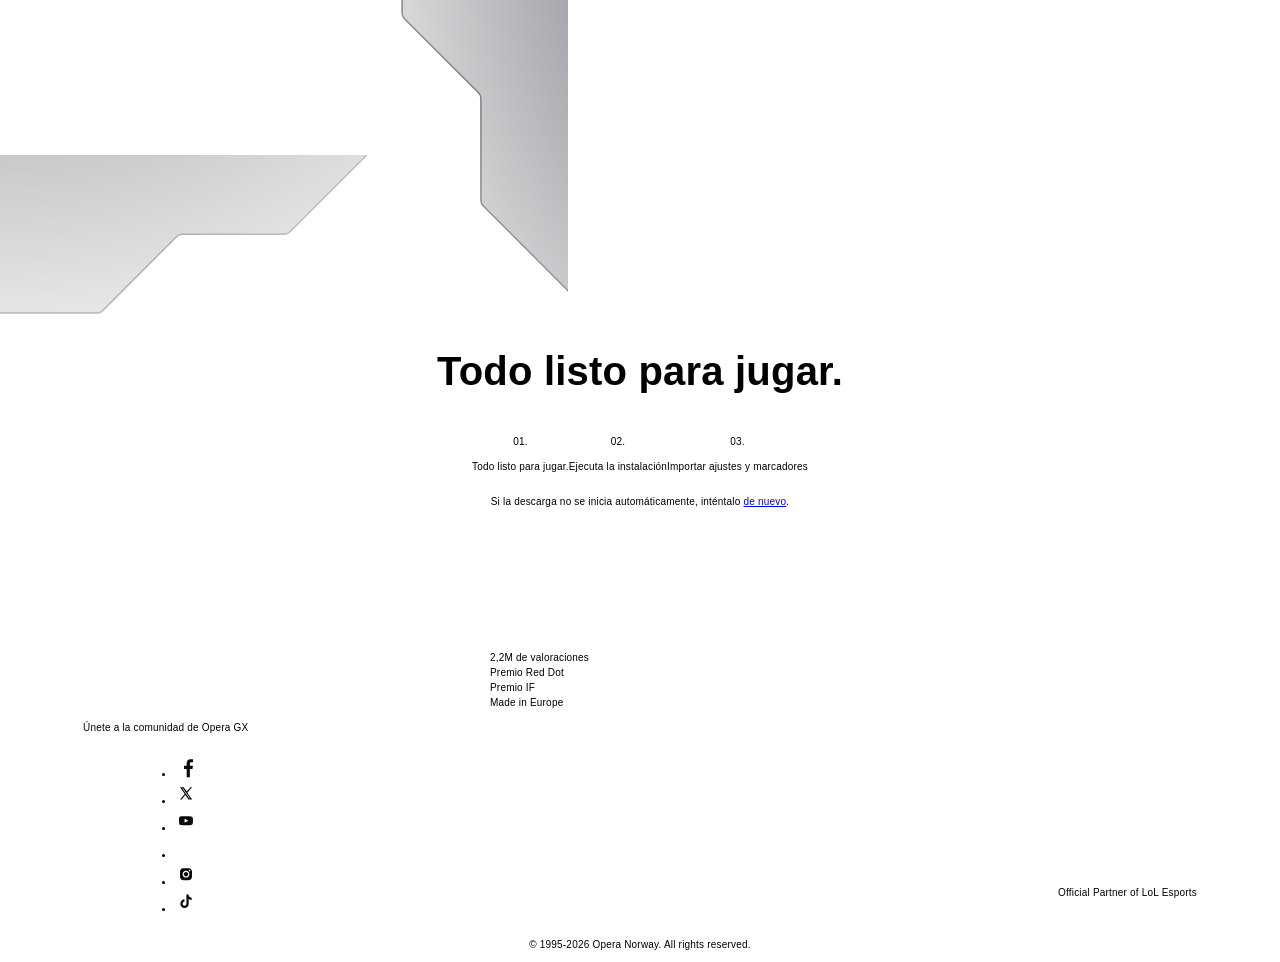
<file: download.html>
<!DOCTYPE html>
<html lang="es" class=" " data-source="code">

<!-- Mirrored from www.opera.com/es/computer/thanks?ni=eapgx&os=mac&utm_source=google&utm_medium=pa&utm_campaign=OGX_LATAM_Search_ES_T1_Brand_V2&utm_content=635457150633&utm_id=CjwKCAjwidXQBhAZEiwA4egw6OnqNMo4LcBJIU1DnDlhptZOepqHu53Mhl8x-nkuDKG5hum3haHXmxoC4-kQAvD_BwE by HTTrack Website Copier/3.x [XR&CO'2014], Tue, 26 May 2026 18:01:40 GMT -->
<!-- Added by HTTrack --><meta http-equiv="content-type" content="text/html;charset=utf-8" /><!-- /Added by HTTrack -->
<head>
    
        
        <link rel="dns-prefetch" href="http://www.googletagmanager.com/">
        <link rel="dns-prefetch" href="http://cdn-production-opera-website.operacdn.com/">
        <link rel="dns-prefetch" href="http://connect.facebook.net/">
        <link rel="dns-prefetch" href="http://www.clarity.ms/">
        <link rel="dns-prefetch" href="http://bat.bing.com/">

        <link rel="preconnect" href="http://www.googletagmanager.com/" crossorigin>
        <link rel="preconnect" href="http://cdn-production-opera-website.operacdn.com/" crossorigin>
        <link rel="preconnect" href="http://connect.facebook.net/" crossorigin>
        <link rel="preconnect" href="http://www.clarity.ms/" crossorigin>
        <link rel="preconnect" href="http://bat.bing.com/" crossorigin>

        
            
            <link rel="preload" href="https://cdn-production-opera-website.operacdn.com/staticfiles/b21a8376d942833de6fc.91f7ad7162e8.woff2" as="font" type="font/woff2" crossorigin>
            <link rel="preload" href="https://cdn-production-opera-website.operacdn.com/staticfiles/067e5dad13c9184c2ba1.c0d25ced7cb5.woff2" as="font" type="font/woff2" crossorigin>
        

        
            
            <link rel="preload" href="https://cdn-production-opera-website.operacdn.com/staticfiles/runtime-opera.a5fd4127d2d2.js" as="script">
            <link rel="preload" href="https://cdn-production-opera-website.operacdn.com/staticfiles/vendors-opera.882a6c8c9f86.js" as="script">
            <link rel="preload" href="https://cdn-production-opera-website.operacdn.com/staticfiles/main.bad60ac9ee27.js" as="script">
        

        
        
    
            

    


<!-- Google Tag Manager dataLayer init, Default consent states -->
<script>
    window.dataLayer = window.dataLayer || [];
    function gtag() { dataLayer.push(arguments); }
    gtag('consent', 'default', {
      'ad_storage': 'granted',
      'ad_user_data': 'granted',
      'ad_personalization': 'granted',
      'analytics_storage': 'granted'
    });
</script>
<!-- Default MS UET consent state -->
<script>
    window.uetq = window.uetq || [];
    window.uetq.push('consent', 'default', {
        'ad_storage': 'granted'
    });
</script>

<!-- Google Tag Manager -->
<script defer>
(function (w, d, s, l, i) {
    w[l] = w[l] || [];
    w[l].push({
        'gtm.start':
            new Date().getTime(), event: 'gtm.js'
    });
    var f = d.getElementsByTagName(s)[0],
        j = d.createElement(s), dl = l != 'dataLayer' ? '&l=' + l : '';
    j.async = true;
    j.src =
        'https://www.googletagmanager.com/gtm.js?id=' + i + dl;
    f.parentNode.insertBefore(j, f);
})(window, document, 'script', 'dataLayer', 'GTM-PRBZ42F');
</script>
<!-- End Google Tag Manager -->

        
        <!-- Google Tag Manager -->
<script>
(function(w,d,s,l,i){w[l]=w[l]||[];w[l].push({'gtm.start':
        new Date().getTime(),event:'gtm.js'});var f=d.getElementsByTagName(s)[0],
    j=d.createElement(s),dl=l!='dataLayer'?'&l='+l:'';j.async=true;j.src=
    'https://www.googletagmanager.com/gtm.js?id='+i+dl;f.parentNode.insertBefore(j,f);
})(window,document,'script','dataLayer','GTM-N7XDW7Z');
</script>
<!-- End Google Tag Manager -->


        
        
        
        

        <meta charset="UTF-8">
        <meta name="viewport"
              content="initial-scale=1, width=device-width">
        <title>Gracias por descargar Opera</title>
        <meta name="description" content="Opera is a secure, innovative browser used by millions around the world with a built-in ad blocker, free VPN, units converter, social messengers, battery saver and much more - all for your best browsing experience. Download Opera browser now and enjoy the Internet once again. Want to know more? Visit opera.com and discover yourself.">
        <meta name="theme-color" content="#FF1B2D">
        
    

<link rel="apple-touch-icon" href="https://cdn-production-opera-website.operacdn.com/staticfiles/assets/gx/images/welcomeGx/favicon/apple-touch-icon.16b2fb5b1ecc.png">
<link rel="apple-touch-icon" sizes="180x180" href="https://cdn-production-opera-website.operacdn.com/staticfiles/assets/gx/images/welcomeGx/favicon/apple-touch-icon-180x180.16b2fb5b1ecc.png">
<link rel="apple-touch-icon" sizes="167x167" href="https://cdn-production-opera-website.operacdn.com/staticfiles/assets/gx/images/welcomeGx/favicon/apple-touch-icon-167x167.296418d894ae.png">
<link rel="apple-touch-icon" sizes="152x152" href="https://cdn-production-opera-website.operacdn.com/staticfiles/assets/gx/images/welcomeGx/favicon/apple-touch-icon-152x152.851c5d5b447c.png">
<link rel="apple-touch-icon" sizes="120x120" href="https://cdn-production-opera-website.operacdn.com/staticfiles/assets/gx/images/welcomeGx/favicon/apple-touch-icon-120x120.1f3fa8f1a253.png">
<link rel="apple-touch-icon" sizes="76x76" href="https://cdn-production-opera-website.operacdn.com/staticfiles/assets/gx/images/welcomeGx/favicon/apple-touch-icon-76x76.44b68e7ea381.png">
<link rel="apple-touch-icon" sizes="57x57" href="https://cdn-production-opera-website.operacdn.com/staticfiles/assets/gx/images/welcomeGx/favicon/apple-touch-icon-57x57.b68526c4e00b.png">

<link rel="icon" type="image/png" sizes="32x32" href="https://cdn-production-opera-website.operacdn.com/staticfiles/assets/gx/images/welcomeGx/favicon/favicon-32x32.b6b0e1439198.png">
<link rel="icon" type="image/png" sizes="16x16" href="https://cdn-production-opera-website.operacdn.com/staticfiles/assets/gx/images/welcomeGx/favicon/favicon-16x16.7e0186031727.png">
<link rel="manifest" href="https://www.opera.com/webmanifest-gx">
<link rel="mask-icon" href="https://cdn-production-opera-website.operacdn.com/staticfiles/assets/gx/images/welcomeGx/favicon/safari-pinned-tab.190a988cfb47.svg" color="#ff0a21">
<link rel="shortcut icon" href="https://cdn-production-opera-website.operacdn.com/staticfiles/assets/gx/images/welcomeGx/favicon/favicon.6e8da31be579.ico">
<meta name="msapplication-TileColor" content="#da532c">
<meta name="msapplication-config" content="https://cdn-production-opera-website.operacdn.com/staticfiles/assets/gx/images/welcomeGx/favicon/browserconfig.531ea4a4ccb3.xml">
<meta name="theme-color" content="#ffffff">


        
        
    <meta name="robots" content="noindex, follow">

        
            <meta property="og:title" content="Navegador Opera">
            <meta property="og:image" content="https://cdn-production-opera-website.operacdn.com/staticfiles/assets/images/og/og-img--gx.f51d6d82bbd4.jpg
">
            <meta property="og:description" content="Opera is a secure, innovative browser used by millions around the world with a built-in ad blocker, free VPN, units converter, social messengers, battery saver and much more - all for your best browsing experience. Download Opera browser now and enjoy the Internet once again. Want to know more? Visit opera.com and discover yourself.">
            <meta property="og:type" content="website">
            <meta property="og:url" content="https://www.opera.com/es/computer/thanks">
            <meta name="twitter:card" content="summary_large_image" />
            <meta name="twitter:site" content="@opera">
            <meta name="twitter:title" content="Navegador Opera">
            <meta name="twitter:description" content="Opera is a secure, innovative browser used by millions around the world with a built-in ad blocker, free VPN, units converter, social messengers, battery saver and much more - all for your best browsing experience. Download Opera browser now and enjoy the Internet once again. Want to know more? Visit opera.com and discover yourself.">
            <meta name="twitter:image" content="https://cdn-production-opera-website.operacdn.com/staticfiles/assets/images/og/og-img--gx.f51d6d82bbd4.jpg
">
            <meta property="vk:image" content="https://cdn-production-opera-website.operacdn.com/staticfiles/assets/images/logo/opera-150.677391b2c420.png">
        
        
            
                




<style>.wrapper{box-sizing:border-box;margin:0 auto;max-width:136.7rem}.container-fluid{margin-left:auto;margin-right:auto;padding-left:2rem;padding-right:2rem}@media only screen and (min-width:1224px){.container-fluid{padding-left:9.3rem;padding-right:9.3rem}}.row{box-sizing:border-box;display:-webkit-box;display:-moz-box;display:-ms-flexbox;display:-webkit-flex;display:flex;margin-left:-1rem;margin-right:-1rem;-webkit-box-flex:0,1,auto;-moz-box-flex:0,1,auto;-webkit-flex:0,1,auto;-ms-flex:0,1,auto;flex:0,1,auto;-webkit-flex-direction:row;-moz-flex-direction:row;-ms-flex-direction:row;flex-direction:row;-webkit-flex-wrap:wrap;-moz-flex-wrap:wrap;-ms-flex-wrap:wrap;flex-wrap:wrap}.row.reverse{-webkit-flex-direction:row-reverse;-moz-flex-direction:row-reverse;-ms-flex-direction:row-reverse;flex-direction:row-reverse}.col.reverse{-webkit-flex-direction:column-reverse;-moz-flex-direction:column-reverse;-ms-flex-direction:column-reverse;flex-direction:column-reverse}.col-xs{-webkit-flex-basis:auto;-moz-flex-basis:auto;-ms-flex-basis:auto;flex-basis:auto}.col-xs,.col-xs-1{box-sizing:border-box;-webkit-flex-grow:0;-moz-flex-grow:0;-ms-flex-grow:0;flex-grow:0;-webkit-flex-shrink:0;-moz-flex-shrink:0;-ms-flex-shrink:0;flex-shrink:0;padding-left:1rem;padding-right:1rem}.col-xs-1{-webkit-flex-basis:8.3333333333%;-moz-flex-basis:8.3333333333%;-ms-flex-basis:8.3333333333%;flex-basis:8.3333333333%;max-width:8.3333333333%}.col-xs-2{-webkit-flex-basis:16.6666666667%;-moz-flex-basis:16.6666666667%;-ms-flex-basis:16.6666666667%;flex-basis:16.6666666667%;max-width:16.6666666667%}.col-xs-2,.col-xs-3{box-sizing:border-box;-webkit-flex-grow:0;-moz-flex-grow:0;-ms-flex-grow:0;flex-grow:0;-webkit-flex-shrink:0;-moz-flex-shrink:0;-ms-flex-shrink:0;flex-shrink:0;padding-left:1rem;padding-right:1rem}.col-xs-3{-webkit-flex-basis:25%;-moz-flex-basis:25%;-ms-flex-basis:25%;flex-basis:25%;max-width:25%}.col-xs-4{-webkit-flex-basis:33.3333333333%;-moz-flex-basis:33.3333333333%;-ms-flex-basis:33.3333333333%;flex-basis:33.3333333333%;max-width:33.3333333333%}.col-xs-4,.col-xs-5{box-sizing:border-box;-webkit-flex-grow:0;-moz-flex-grow:0;-ms-flex-grow:0;flex-grow:0;-webkit-flex-shrink:0;-moz-flex-shrink:0;-ms-flex-shrink:0;flex-shrink:0;padding-left:1rem;padding-right:1rem}.col-xs-5{-webkit-flex-basis:41.6666666667%;-moz-flex-basis:41.6666666667%;-ms-flex-basis:41.6666666667%;flex-basis:41.6666666667%;max-width:41.6666666667%}.col-xs-6{-webkit-flex-basis:50%;-moz-flex-basis:50%;-ms-flex-basis:50%;flex-basis:50%;max-width:50%}.col-xs-6,.col-xs-7{box-sizing:border-box;-webkit-flex-grow:0;-moz-flex-grow:0;-ms-flex-grow:0;flex-grow:0;-webkit-flex-shrink:0;-moz-flex-shrink:0;-ms-flex-shrink:0;flex-shrink:0;padding-left:1rem;padding-right:1rem}.col-xs-7{-webkit-flex-basis:58.3333333333%;-moz-flex-basis:58.3333333333%;-ms-flex-basis:58.3333333333%;flex-basis:58.3333333333%;max-width:58.3333333333%}.col-xs-8{-webkit-flex-basis:66.6666666667%;-moz-flex-basis:66.6666666667%;-ms-flex-basis:66.6666666667%;flex-basis:66.6666666667%;max-width:66.6666666667%}.col-xs-8,.col-xs-9{box-sizing:border-box;-webkit-flex-grow:0;-moz-flex-grow:0;-ms-flex-grow:0;flex-grow:0;-webkit-flex-shrink:0;-moz-flex-shrink:0;-ms-flex-shrink:0;flex-shrink:0;padding-left:1rem;padding-right:1rem}.col-xs-9{-webkit-flex-basis:75%;-moz-flex-basis:75%;-ms-flex-basis:75%;flex-basis:75%;max-width:75%}.col-xs-10{-webkit-flex-basis:83.3333333333%;-moz-flex-basis:83.3333333333%;-ms-flex-basis:83.3333333333%;flex-basis:83.3333333333%;max-width:83.3333333333%}.col-xs-10,.col-xs-11{box-sizing:border-box;-webkit-flex-grow:0;-moz-flex-grow:0;-ms-flex-grow:0;flex-grow:0;-webkit-flex-shrink:0;-moz-flex-shrink:0;-ms-flex-shrink:0;flex-shrink:0;padding-left:1rem;padding-right:1rem}.col-xs-11{-webkit-flex-basis:91.6666666667%;-moz-flex-basis:91.6666666667%;-ms-flex-basis:91.6666666667%;flex-basis:91.6666666667%;max-width:91.6666666667%}.col-xs-12{-webkit-flex-basis:100%;-moz-flex-basis:100%;-ms-flex-basis:100%;flex-basis:100%;max-width:100%}.col-xs-12,.col-xs-offset-0{box-sizing:border-box;-webkit-flex-grow:0;-moz-flex-grow:0;-ms-flex-grow:0;flex-grow:0;-webkit-flex-shrink:0;-moz-flex-shrink:0;-ms-flex-shrink:0;flex-shrink:0;padding-left:1rem;padding-right:1rem}.col-xs-offset-0{margin-left:0}.col-xs-offset-1{margin-left:8.3333333333%}.col-xs-offset-1,.col-xs-offset-2{box-sizing:border-box;-webkit-flex-grow:0;-moz-flex-grow:0;-ms-flex-grow:0;flex-grow:0;-webkit-flex-shrink:0;-moz-flex-shrink:0;-ms-flex-shrink:0;flex-shrink:0;padding-left:1rem;padding-right:1rem}.col-xs-offset-2{margin-left:16.6666666667%}.col-xs-offset-3{margin-left:25%}.col-xs-offset-3,.col-xs-offset-4{box-sizing:border-box;-webkit-flex-grow:0;-moz-flex-grow:0;-ms-flex-grow:0;flex-grow:0;-webkit-flex-shrink:0;-moz-flex-shrink:0;-ms-flex-shrink:0;flex-shrink:0;padding-left:1rem;padding-right:1rem}.col-xs-offset-4{margin-left:33.3333333333%}.col-xs-offset-5{margin-left:41.6666666667%}.col-xs-offset-5,.col-xs-offset-6{box-sizing:border-box;-webkit-flex-grow:0;-moz-flex-grow:0;-ms-flex-grow:0;flex-grow:0;-webkit-flex-shrink:0;-moz-flex-shrink:0;-ms-flex-shrink:0;flex-shrink:0;padding-left:1rem;padding-right:1rem}.col-xs-offset-6{margin-left:50%}.col-xs-offset-7{margin-left:58.3333333333%}.col-xs-offset-7,.col-xs-offset-8{box-sizing:border-box;-webkit-flex-grow:0;-moz-flex-grow:0;-ms-flex-grow:0;flex-grow:0;-webkit-flex-shrink:0;-moz-flex-shrink:0;-ms-flex-shrink:0;flex-shrink:0;padding-left:1rem;padding-right:1rem}.col-xs-offset-8{margin-left:66.6666666667%}.col-xs-offset-9{margin-left:75%}.col-xs-offset-9,.col-xs-offset-10{box-sizing:border-box;-webkit-flex-grow:0;-moz-flex-grow:0;-ms-flex-grow:0;flex-grow:0;-webkit-flex-shrink:0;-moz-flex-shrink:0;-ms-flex-shrink:0;flex-shrink:0;padding-left:1rem;padding-right:1rem}.col-xs-offset-10{margin-left:83.3333333333%}.col-xs-offset-11{margin-left:91.6666666667%}.col-xs-offset-11,.col-xs-offset-12{box-sizing:border-box;-webkit-flex-grow:0;-moz-flex-grow:0;-ms-flex-grow:0;flex-grow:0;-webkit-flex-shrink:0;-moz-flex-shrink:0;-ms-flex-shrink:0;flex-shrink:0;padding-left:1rem;padding-right:1rem}.col-xs-offset-12{margin-left:100%}.col-xs{-webkit-flex-basis:0;-moz-flex-basis:0;-ms-flex-basis:0;flex-basis:0;-webkit-flex-grow:1;-moz-flex-grow:1;-ms-flex-grow:1;flex-grow:1;max-width:100%}.start-xs{-webkit-justify-content:flex-start;-moz-justify-content:flex-start;-ms-justify-content:flex-start;justify-content:flex-start;text-align:left;-ms-flex-pack:flex-start}.center-xs{-webkit-justify-content:center;-moz-justify-content:center;-ms-justify-content:center;justify-content:center;text-align:center;-ms-flex-pack:center}.end-xs{-webkit-justify-content:flex-end;-moz-justify-content:flex-end;-ms-justify-content:flex-end;justify-content:flex-end;text-align:right;-ms-flex-pack:flex-end}.top-xs{-webkit-align-items:flex-start;-moz-align-items:flex-start;-ms-align-items:flex-start;align-items:flex-start}.middle-xs{-webkit-align-items:center;-moz-align-items:center;-ms-align-items:center;align-items:center}.bottom-xs{-webkit-align-items:flex-end;-moz-align-items:flex-end;-ms-align-items:flex-end;align-items:flex-end}.around-xs{-webkit-justify-content:space-around;-moz-justify-content:space-around;-ms-justify-content:space-around;justify-content:space-around;-ms-flex-pack:space-around}.between-xs{-webkit-justify-content:space-between;-moz-justify-content:space-between;-ms-justify-content:space-between;justify-content:space-between;-ms-flex-pack:space-between}.first-xs{order:-1}.last-xs{order:1}@media only screen and (min-width:320px){.container{width:32rem}.col-xs{-webkit-flex-basis:auto;-moz-flex-basis:auto;-ms-flex-basis:auto;flex-basis:auto}.col-xs,.col-xs-1{box-sizing:border-box;-webkit-flex-grow:0;-moz-flex-grow:0;-ms-flex-grow:0;flex-grow:0;-webkit-flex-shrink:0;-moz-flex-shrink:0;-ms-flex-shrink:0;flex-shrink:0;padding-left:1rem;padding-right:1rem}.col-xs-1{-webkit-flex-basis:8.3333333333%;-moz-flex-basis:8.3333333333%;-ms-flex-basis:8.3333333333%;flex-basis:8.3333333333%;max-width:8.3333333333%}.col-xs-2{-webkit-flex-basis:16.6666666667%;-moz-flex-basis:16.6666666667%;-ms-flex-basis:16.6666666667%;flex-basis:16.6666666667%;max-width:16.6666666667%}.col-xs-2,.col-xs-3{box-sizing:border-box;-webkit-flex-grow:0;-moz-flex-grow:0;-ms-flex-grow:0;flex-grow:0;-webkit-flex-shrink:0;-moz-flex-shrink:0;-ms-flex-shrink:0;flex-shrink:0;padding-left:1rem;padding-right:1rem}.col-xs-3{-webkit-flex-basis:25%;-moz-flex-basis:25%;-ms-flex-basis:25%;flex-basis:25%;max-width:25%}.col-xs-4{-webkit-flex-basis:33.3333333333%;-moz-flex-basis:33.3333333333%;-ms-flex-basis:33.3333333333%;flex-basis:33.3333333333%;max-width:33.3333333333%}.col-xs-4,.col-xs-5{box-sizing:border-box;-webkit-flex-grow:0;-moz-flex-grow:0;-ms-flex-grow:0;flex-grow:0;-webkit-flex-shrink:0;-moz-flex-shrink:0;-ms-flex-shrink:0;flex-shrink:0;padding-left:1rem;padding-right:1rem}.col-xs-5{-webkit-flex-basis:41.6666666667%;-moz-flex-basis:41.6666666667%;-ms-flex-basis:41.6666666667%;flex-basis:41.6666666667%;max-width:41.6666666667%}.col-xs-6{-webkit-flex-basis:50%;-moz-flex-basis:50%;-ms-flex-basis:50%;flex-basis:50%;max-width:50%}.col-xs-6,.col-xs-7{box-sizing:border-box;-webkit-flex-grow:0;-moz-flex-grow:0;-ms-flex-grow:0;flex-grow:0;-webkit-flex-shrink:0;-moz-flex-shrink:0;-ms-flex-shrink:0;flex-shrink:0;padding-left:1rem;padding-right:1rem}.col-xs-7{-webkit-flex-basis:58.3333333333%;-moz-flex-basis:58.3333333333%;-ms-flex-basis:58.3333333333%;flex-basis:58.3333333333%;max-width:58.3333333333%}.col-xs-8{-webkit-flex-basis:66.6666666667%;-moz-flex-basis:66.6666666667%;-ms-flex-basis:66.6666666667%;flex-basis:66.6666666667%;max-width:66.6666666667%}.col-xs-8,.col-xs-9{box-sizing:border-box;-webkit-flex-grow:0;-moz-flex-grow:0;-ms-flex-grow:0;flex-grow:0;-webkit-flex-shrink:0;-moz-flex-shrink:0;-ms-flex-shrink:0;flex-shrink:0;padding-left:1rem;padding-right:1rem}.col-xs-9{-webkit-flex-basis:75%;-moz-flex-basis:75%;-ms-flex-basis:75%;flex-basis:75%;max-width:75%}.col-xs-10{-webkit-flex-basis:83.3333333333%;-moz-flex-basis:83.3333333333%;-ms-flex-basis:83.3333333333%;flex-basis:83.3333333333%;max-width:83.3333333333%}.col-xs-10,.col-xs-11{box-sizing:border-box;-webkit-flex-grow:0;-moz-flex-grow:0;-ms-flex-grow:0;flex-grow:0;-webkit-flex-shrink:0;-moz-flex-shrink:0;-ms-flex-shrink:0;flex-shrink:0;padding-left:1rem;padding-right:1rem}.col-xs-11{-webkit-flex-basis:91.6666666667%;-moz-flex-basis:91.6666666667%;-ms-flex-basis:91.6666666667%;flex-basis:91.6666666667%;max-width:91.6666666667%}.col-xs-12{-webkit-flex-basis:100%;-moz-flex-basis:100%;-ms-flex-basis:100%;flex-basis:100%;max-width:100%}.col-xs-12,.col-xs-offset-0{box-sizing:border-box;-webkit-flex-grow:0;-moz-flex-grow:0;-ms-flex-grow:0;flex-grow:0;-webkit-flex-shrink:0;-moz-flex-shrink:0;-ms-flex-shrink:0;flex-shrink:0;padding-left:1rem;padding-right:1rem}.col-xs-offset-0{margin-left:0}.col-xs-offset-1{margin-left:8.3333333333%}.col-xs-offset-1,.col-xs-offset-2{box-sizing:border-box;-webkit-flex-grow:0;-moz-flex-grow:0;-ms-flex-grow:0;flex-grow:0;-webkit-flex-shrink:0;-moz-flex-shrink:0;-ms-flex-shrink:0;flex-shrink:0;padding-left:1rem;padding-right:1rem}.col-xs-offset-2{margin-left:16.6666666667%}.col-xs-offset-3{margin-left:25%}.col-xs-offset-3,.col-xs-offset-4{box-sizing:border-box;-webkit-flex-grow:0;-moz-flex-grow:0;-ms-flex-grow:0;flex-grow:0;-webkit-flex-shrink:0;-moz-flex-shrink:0;-ms-flex-shrink:0;flex-shrink:0;padding-left:1rem;padding-right:1rem}.col-xs-offset-4{margin-left:33.3333333333%}.col-xs-offset-5{margin-left:41.6666666667%}.col-xs-offset-5,.col-xs-offset-6{box-sizing:border-box;-webkit-flex-grow:0;-moz-flex-grow:0;-ms-flex-grow:0;flex-grow:0;-webkit-flex-shrink:0;-moz-flex-shrink:0;-ms-flex-shrink:0;flex-shrink:0;padding-left:1rem;padding-right:1rem}.col-xs-offset-6{margin-left:50%}.col-xs-offset-7{margin-left:58.3333333333%}.col-xs-offset-7,.col-xs-offset-8{box-sizing:border-box;-webkit-flex-grow:0;-moz-flex-grow:0;-ms-flex-grow:0;flex-grow:0;-webkit-flex-shrink:0;-moz-flex-shrink:0;-ms-flex-shrink:0;flex-shrink:0;padding-left:1rem;padding-right:1rem}.col-xs-offset-8{margin-left:66.6666666667%}.col-xs-offset-9{margin-left:75%}.col-xs-offset-9,.col-xs-offset-10{box-sizing:border-box;-webkit-flex-grow:0;-moz-flex-grow:0;-ms-flex-grow:0;flex-grow:0;-webkit-flex-shrink:0;-moz-flex-shrink:0;-ms-flex-shrink:0;flex-shrink:0;padding-left:1rem;padding-right:1rem}.col-xs-offset-10{margin-left:83.3333333333%}.col-xs-offset-11{margin-left:91.6666666667%}.col-xs-offset-11,.col-xs-offset-12{box-sizing:border-box;-webkit-flex-grow:0;-moz-flex-grow:0;-ms-flex-grow:0;flex-grow:0;-webkit-flex-shrink:0;-moz-flex-shrink:0;-ms-flex-shrink:0;flex-shrink:0;padding-left:1rem;padding-right:1rem}.col-xs-offset-12{margin-left:100%}.col-xs{-webkit-flex-basis:0;-moz-flex-basis:0;-ms-flex-basis:0;flex-basis:0;-webkit-flex-grow:1;-moz-flex-grow:1;-ms-flex-grow:1;flex-grow:1;max-width:100%}.start-xs{-webkit-justify-content:flex-start;-moz-justify-content:flex-start;-ms-justify-content:flex-start;justify-content:flex-start;text-align:left;-ms-flex-pack:flex-start}.center-xs{-webkit-justify-content:center;-moz-justify-content:center;-ms-justify-content:center;justify-content:center;text-align:center;-ms-flex-pack:center}.end-xs{-webkit-justify-content:flex-end;-moz-justify-content:flex-end;-ms-justify-content:flex-end;justify-content:flex-end;text-align:right;-ms-flex-pack:flex-end}.top-xs{-webkit-align-items:flex-start;-moz-align-items:flex-start;-ms-align-items:flex-start;align-items:flex-start}.middle-xs{-webkit-align-items:center;-moz-align-items:center;-ms-align-items:center;align-items:center}.bottom-xs{-webkit-align-items:flex-end;-moz-align-items:flex-end;-ms-align-items:flex-end;align-items:flex-end}.around-xs{-webkit-justify-content:space-around;-moz-justify-content:space-around;-ms-justify-content:space-around;justify-content:space-around;-ms-flex-pack:space-around}.between-xs{-webkit-justify-content:space-between;-moz-justify-content:space-between;-ms-justify-content:space-between;justify-content:space-between;-ms-flex-pack:space-between}.first-xs{order:-1}.last-xs{order:1}}@media only screen and (min-width:640px){.container{width:57rem}.col-sm{-webkit-flex-basis:auto;-moz-flex-basis:auto;-ms-flex-basis:auto;flex-basis:auto}.col-sm,.col-sm-1{box-sizing:border-box;-webkit-flex-grow:0;-moz-flex-grow:0;-ms-flex-grow:0;flex-grow:0;-webkit-flex-shrink:0;-moz-flex-shrink:0;-ms-flex-shrink:0;flex-shrink:0;padding-left:1rem;padding-right:1rem}.col-sm-1{-webkit-flex-basis:8.3333333333%;-moz-flex-basis:8.3333333333%;-ms-flex-basis:8.3333333333%;flex-basis:8.3333333333%;max-width:8.3333333333%}.col-sm-2{-webkit-flex-basis:16.6666666667%;-moz-flex-basis:16.6666666667%;-ms-flex-basis:16.6666666667%;flex-basis:16.6666666667%;max-width:16.6666666667%}.col-sm-2,.col-sm-3{box-sizing:border-box;-webkit-flex-grow:0;-moz-flex-grow:0;-ms-flex-grow:0;flex-grow:0;-webkit-flex-shrink:0;-moz-flex-shrink:0;-ms-flex-shrink:0;flex-shrink:0;padding-left:1rem;padding-right:1rem}.col-sm-3{-webkit-flex-basis:25%;-moz-flex-basis:25%;-ms-flex-basis:25%;flex-basis:25%;max-width:25%}.col-sm-4{-webkit-flex-basis:33.3333333333%;-moz-flex-basis:33.3333333333%;-ms-flex-basis:33.3333333333%;flex-basis:33.3333333333%;max-width:33.3333333333%}.col-sm-4,.col-sm-5{box-sizing:border-box;-webkit-flex-grow:0;-moz-flex-grow:0;-ms-flex-grow:0;flex-grow:0;-webkit-flex-shrink:0;-moz-flex-shrink:0;-ms-flex-shrink:0;flex-shrink:0;padding-left:1rem;padding-right:1rem}.col-sm-5{-webkit-flex-basis:41.6666666667%;-moz-flex-basis:41.6666666667%;-ms-flex-basis:41.6666666667%;flex-basis:41.6666666667%;max-width:41.6666666667%}.col-sm-6{-webkit-flex-basis:50%;-moz-flex-basis:50%;-ms-flex-basis:50%;flex-basis:50%;max-width:50%}.col-sm-6,.col-sm-7{box-sizing:border-box;-webkit-flex-grow:0;-moz-flex-grow:0;-ms-flex-grow:0;flex-grow:0;-webkit-flex-shrink:0;-moz-flex-shrink:0;-ms-flex-shrink:0;flex-shrink:0;padding-left:1rem;padding-right:1rem}.col-sm-7{-webkit-flex-basis:58.3333333333%;-moz-flex-basis:58.3333333333%;-ms-flex-basis:58.3333333333%;flex-basis:58.3333333333%;max-width:58.3333333333%}.col-sm-8{-webkit-flex-basis:66.6666666667%;-moz-flex-basis:66.6666666667%;-ms-flex-basis:66.6666666667%;flex-basis:66.6666666667%;max-width:66.6666666667%}.col-sm-8,.col-sm-9{box-sizing:border-box;-webkit-flex-grow:0;-moz-flex-grow:0;-ms-flex-grow:0;flex-grow:0;-webkit-flex-shrink:0;-moz-flex-shrink:0;-ms-flex-shrink:0;flex-shrink:0;padding-left:1rem;padding-right:1rem}.col-sm-9{-webkit-flex-basis:75%;-moz-flex-basis:75%;-ms-flex-basis:75%;flex-basis:75%;max-width:75%}.col-sm-10{-webkit-flex-basis:83.3333333333%;-moz-flex-basis:83.3333333333%;-ms-flex-basis:83.3333333333%;flex-basis:83.3333333333%;max-width:83.3333333333%}.col-sm-10,.col-sm-11{box-sizing:border-box;-webkit-flex-grow:0;-moz-flex-grow:0;-ms-flex-grow:0;flex-grow:0;-webkit-flex-shrink:0;-moz-flex-shrink:0;-ms-flex-shrink:0;flex-shrink:0;padding-left:1rem;padding-right:1rem}.col-sm-11{-webkit-flex-basis:91.6666666667%;-moz-flex-basis:91.6666666667%;-ms-flex-basis:91.6666666667%;flex-basis:91.6666666667%;max-width:91.6666666667%}.col-sm-12{-webkit-flex-basis:100%;-moz-flex-basis:100%;-ms-flex-basis:100%;flex-basis:100%;max-width:100%}.col-sm-12,.col-sm-offset-0{box-sizing:border-box;-webkit-flex-grow:0;-moz-flex-grow:0;-ms-flex-grow:0;flex-grow:0;-webkit-flex-shrink:0;-moz-flex-shrink:0;-ms-flex-shrink:0;flex-shrink:0;padding-left:1rem;padding-right:1rem}.col-sm-offset-0{margin-left:0}.col-sm-offset-1{margin-left:8.3333333333%}.col-sm-offset-1,.col-sm-offset-2{box-sizing:border-box;-webkit-flex-grow:0;-moz-flex-grow:0;-ms-flex-grow:0;flex-grow:0;-webkit-flex-shrink:0;-moz-flex-shrink:0;-ms-flex-shrink:0;flex-shrink:0;padding-left:1rem;padding-right:1rem}.col-sm-offset-2{margin-left:16.6666666667%}.col-sm-offset-3{margin-left:25%}.col-sm-offset-3,.col-sm-offset-4{box-sizing:border-box;-webkit-flex-grow:0;-moz-flex-grow:0;-ms-flex-grow:0;flex-grow:0;-webkit-flex-shrink:0;-moz-flex-shrink:0;-ms-flex-shrink:0;flex-shrink:0;padding-left:1rem;padding-right:1rem}.col-sm-offset-4{margin-left:33.3333333333%}.col-sm-offset-5{margin-left:41.6666666667%}.col-sm-offset-5,.col-sm-offset-6{box-sizing:border-box;-webkit-flex-grow:0;-moz-flex-grow:0;-ms-flex-grow:0;flex-grow:0;-webkit-flex-shrink:0;-moz-flex-shrink:0;-ms-flex-shrink:0;flex-shrink:0;padding-left:1rem;padding-right:1rem}.col-sm-offset-6{margin-left:50%}.col-sm-offset-7{margin-left:58.3333333333%}.col-sm-offset-7,.col-sm-offset-8{box-sizing:border-box;-webkit-flex-grow:0;-moz-flex-grow:0;-ms-flex-grow:0;flex-grow:0;-webkit-flex-shrink:0;-moz-flex-shrink:0;-ms-flex-shrink:0;flex-shrink:0;padding-left:1rem;padding-right:1rem}.col-sm-offset-8{margin-left:66.6666666667%}.col-sm-offset-9{margin-left:75%}.col-sm-offset-9,.col-sm-offset-10{box-sizing:border-box;-webkit-flex-grow:0;-moz-flex-grow:0;-ms-flex-grow:0;flex-grow:0;-webkit-flex-shrink:0;-moz-flex-shrink:0;-ms-flex-shrink:0;flex-shrink:0;padding-left:1rem;padding-right:1rem}.col-sm-offset-10{margin-left:83.3333333333%}.col-sm-offset-11{margin-left:91.6666666667%}.col-sm-offset-11,.col-sm-offset-12{box-sizing:border-box;-webkit-flex-grow:0;-moz-flex-grow:0;-ms-flex-grow:0;flex-grow:0;-webkit-flex-shrink:0;-moz-flex-shrink:0;-ms-flex-shrink:0;flex-shrink:0;padding-left:1rem;padding-right:1rem}.col-sm-offset-12{margin-left:100%}.col-sm{-webkit-flex-basis:0;-moz-flex-basis:0;-ms-flex-basis:0;flex-basis:0;-webkit-flex-grow:1;-moz-flex-grow:1;-ms-flex-grow:1;flex-grow:1;max-width:100%}.start-sm{-webkit-justify-content:flex-start;-moz-justify-content:flex-start;-ms-justify-content:flex-start;justify-content:flex-start;text-align:left;-ms-flex-pack:flex-start}.center-sm{-webkit-justify-content:center;-moz-justify-content:center;-ms-justify-content:center;justify-content:center;text-align:center;-ms-flex-pack:center}.end-sm{-webkit-justify-content:flex-end;-moz-justify-content:flex-end;-ms-justify-content:flex-end;justify-content:flex-end;text-align:right;-ms-flex-pack:flex-end}.top-sm{-webkit-align-items:flex-start;-moz-align-items:flex-start;-ms-align-items:flex-start;align-items:flex-start}.middle-sm{-webkit-align-items:center;-moz-align-items:center;-ms-align-items:center;align-items:center}.bottom-sm{-webkit-align-items:flex-end;-moz-align-items:flex-end;-ms-align-items:flex-end;align-items:flex-end}.around-sm{-webkit-justify-content:space-around;-moz-justify-content:space-around;-ms-justify-content:space-around;justify-content:space-around;-ms-flex-pack:space-around}.between-sm{-webkit-justify-content:space-between;-moz-justify-content:space-between;-ms-justify-content:space-between;justify-content:space-between;-ms-flex-pack:space-between}.first-sm{order:-1}.last-sm{order:1}}@media only screen and (min-width:768px){.container{width:64rem}.col-md{-webkit-flex-basis:auto;-moz-flex-basis:auto;-ms-flex-basis:auto;flex-basis:auto}.col-md,.col-md-1{box-sizing:border-box;-webkit-flex-grow:0;-moz-flex-grow:0;-ms-flex-grow:0;flex-grow:0;-webkit-flex-shrink:0;-moz-flex-shrink:0;-ms-flex-shrink:0;flex-shrink:0;padding-left:1rem;padding-right:1rem}.col-md-1{-webkit-flex-basis:8.3333333333%;-moz-flex-basis:8.3333333333%;-ms-flex-basis:8.3333333333%;flex-basis:8.3333333333%;max-width:8.3333333333%}.col-md-2{-webkit-flex-basis:16.6666666667%;-moz-flex-basis:16.6666666667%;-ms-flex-basis:16.6666666667%;flex-basis:16.6666666667%;max-width:16.6666666667%}.col-md-2,.col-md-3{box-sizing:border-box;-webkit-flex-grow:0;-moz-flex-grow:0;-ms-flex-grow:0;flex-grow:0;-webkit-flex-shrink:0;-moz-flex-shrink:0;-ms-flex-shrink:0;flex-shrink:0;padding-left:1rem;padding-right:1rem}.col-md-3{-webkit-flex-basis:25%;-moz-flex-basis:25%;-ms-flex-basis:25%;flex-basis:25%;max-width:25%}.col-md-4{-webkit-flex-basis:33.3333333333%;-moz-flex-basis:33.3333333333%;-ms-flex-basis:33.3333333333%;flex-basis:33.3333333333%;max-width:33.3333333333%}.col-md-4,.col-md-5{box-sizing:border-box;-webkit-flex-grow:0;-moz-flex-grow:0;-ms-flex-grow:0;flex-grow:0;-webkit-flex-shrink:0;-moz-flex-shrink:0;-ms-flex-shrink:0;flex-shrink:0;padding-left:1rem;padding-right:1rem}.col-md-5{-webkit-flex-basis:41.6666666667%;-moz-flex-basis:41.6666666667%;-ms-flex-basis:41.6666666667%;flex-basis:41.6666666667%;max-width:41.6666666667%}.col-md-6{-webkit-flex-basis:50%;-moz-flex-basis:50%;-ms-flex-basis:50%;flex-basis:50%;max-width:50%}.col-md-6,.col-md-7{box-sizing:border-box;-webkit-flex-grow:0;-moz-flex-grow:0;-ms-flex-grow:0;flex-grow:0;-webkit-flex-shrink:0;-moz-flex-shrink:0;-ms-flex-shrink:0;flex-shrink:0;padding-left:1rem;padding-right:1rem}.col-md-7{-webkit-flex-basis:58.3333333333%;-moz-flex-basis:58.3333333333%;-ms-flex-basis:58.3333333333%;flex-basis:58.3333333333%;max-width:58.3333333333%}.col-md-8{-webkit-flex-basis:66.6666666667%;-moz-flex-basis:66.6666666667%;-ms-flex-basis:66.6666666667%;flex-basis:66.6666666667%;max-width:66.6666666667%}.col-md-8,.col-md-9{box-sizing:border-box;-webkit-flex-grow:0;-moz-flex-grow:0;-ms-flex-grow:0;flex-grow:0;-webkit-flex-shrink:0;-moz-flex-shrink:0;-ms-flex-shrink:0;flex-shrink:0;padding-left:1rem;padding-right:1rem}.col-md-9{-webkit-flex-basis:75%;-moz-flex-basis:75%;-ms-flex-basis:75%;flex-basis:75%;max-width:75%}.col-md-10{-webkit-flex-basis:83.3333333333%;-moz-flex-basis:83.3333333333%;-ms-flex-basis:83.3333333333%;flex-basis:83.3333333333%;max-width:83.3333333333%}.col-md-10,.col-md-11{box-sizing:border-box;-webkit-flex-grow:0;-moz-flex-grow:0;-ms-flex-grow:0;flex-grow:0;-webkit-flex-shrink:0;-moz-flex-shrink:0;-ms-flex-shrink:0;flex-shrink:0;padding-left:1rem;padding-right:1rem}.col-md-11{-webkit-flex-basis:91.6666666667%;-moz-flex-basis:91.6666666667%;-ms-flex-basis:91.6666666667%;flex-basis:91.6666666667%;max-width:91.6666666667%}.col-md-12{-webkit-flex-basis:100%;-moz-flex-basis:100%;-ms-flex-basis:100%;flex-basis:100%;max-width:100%}.col-md-12,.col-md-offset-0{box-sizing:border-box;-webkit-flex-grow:0;-moz-flex-grow:0;-ms-flex-grow:0;flex-grow:0;-webkit-flex-shrink:0;-moz-flex-shrink:0;-ms-flex-shrink:0;flex-shrink:0;padding-left:1rem;padding-right:1rem}.col-md-offset-0{margin-left:0}.col-md-offset-1{margin-left:8.3333333333%}.col-md-offset-1,.col-md-offset-2{box-sizing:border-box;-webkit-flex-grow:0;-moz-flex-grow:0;-ms-flex-grow:0;flex-grow:0;-webkit-flex-shrink:0;-moz-flex-shrink:0;-ms-flex-shrink:0;flex-shrink:0;padding-left:1rem;padding-right:1rem}.col-md-offset-2{margin-left:16.6666666667%}.col-md-offset-3{margin-left:25%}.col-md-offset-3,.col-md-offset-4{box-sizing:border-box;-webkit-flex-grow:0;-moz-flex-grow:0;-ms-flex-grow:0;flex-grow:0;-webkit-flex-shrink:0;-moz-flex-shrink:0;-ms-flex-shrink:0;flex-shrink:0;padding-left:1rem;padding-right:1rem}.col-md-offset-4{margin-left:33.3333333333%}.col-md-offset-5{margin-left:41.6666666667%}.col-md-offset-5,.col-md-offset-6{box-sizing:border-box;-webkit-flex-grow:0;-moz-flex-grow:0;-ms-flex-grow:0;flex-grow:0;-webkit-flex-shrink:0;-moz-flex-shrink:0;-ms-flex-shrink:0;flex-shrink:0;padding-left:1rem;padding-right:1rem}.col-md-offset-6{margin-left:50%}.col-md-offset-7{margin-left:58.3333333333%}.col-md-offset-7,.col-md-offset-8{box-sizing:border-box;-webkit-flex-grow:0;-moz-flex-grow:0;-ms-flex-grow:0;flex-grow:0;-webkit-flex-shrink:0;-moz-flex-shrink:0;-ms-flex-shrink:0;flex-shrink:0;padding-left:1rem;padding-right:1rem}.col-md-offset-8{margin-left:66.6666666667%}.col-md-offset-9{margin-left:75%}.col-md-offset-9,.col-md-offset-10{box-sizing:border-box;-webkit-flex-grow:0;-moz-flex-grow:0;-ms-flex-grow:0;flex-grow:0;-webkit-flex-shrink:0;-moz-flex-shrink:0;-ms-flex-shrink:0;flex-shrink:0;padding-left:1rem;padding-right:1rem}.col-md-offset-10{margin-left:83.3333333333%}.col-md-offset-11{margin-left:91.6666666667%}.col-md-offset-11,.col-md-offset-12{box-sizing:border-box;-webkit-flex-grow:0;-moz-flex-grow:0;-ms-flex-grow:0;flex-grow:0;-webkit-flex-shrink:0;-moz-flex-shrink:0;-ms-flex-shrink:0;flex-shrink:0;padding-left:1rem;padding-right:1rem}.col-md-offset-12{margin-left:100%}.col-md{-webkit-flex-basis:0;-moz-flex-basis:0;-ms-flex-basis:0;flex-basis:0;-webkit-flex-grow:1;-moz-flex-grow:1;-ms-flex-grow:1;flex-grow:1;max-width:100%}.start-md{-webkit-justify-content:flex-start;-moz-justify-content:flex-start;-ms-justify-content:flex-start;justify-content:flex-start;text-align:left;-ms-flex-pack:flex-start}.center-md{-webkit-justify-content:center;-moz-justify-content:center;-ms-justify-content:center;justify-content:center;text-align:center;-ms-flex-pack:center}.end-md{-webkit-justify-content:flex-end;-moz-justify-content:flex-end;-ms-justify-content:flex-end;justify-content:flex-end;text-align:right;-ms-flex-pack:flex-end}.top-md{-webkit-align-items:flex-start;-moz-align-items:flex-start;-ms-align-items:flex-start;align-items:flex-start}.middle-md{-webkit-align-items:center;-moz-align-items:center;-ms-align-items:center;align-items:center}.bottom-md{-webkit-align-items:flex-end;-moz-align-items:flex-end;-ms-align-items:flex-end;align-items:flex-end}.around-md{-webkit-justify-content:space-around;-moz-justify-content:space-around;-ms-justify-content:space-around;justify-content:space-around;-ms-flex-pack:space-around}.between-md{-webkit-justify-content:space-between;-moz-justify-content:space-between;-ms-justify-content:space-between;justify-content:space-between;-ms-flex-pack:space-between}.first-md{order:-1}.last-md{order:1}}@media only screen and (min-width:1024px){.container{width:80rem}.col-lg{-webkit-flex-basis:auto;-moz-flex-basis:auto;-ms-flex-basis:auto;flex-basis:auto}.col-lg,.col-lg-1{box-sizing:border-box;-webkit-flex-grow:0;-moz-flex-grow:0;-ms-flex-grow:0;flex-grow:0;-webkit-flex-shrink:0;-moz-flex-shrink:0;-ms-flex-shrink:0;flex-shrink:0;padding-left:1rem;padding-right:1rem}.col-lg-1{-webkit-flex-basis:8.3333333333%;-moz-flex-basis:8.3333333333%;-ms-flex-basis:8.3333333333%;flex-basis:8.3333333333%;max-width:8.3333333333%}.col-lg-2{-webkit-flex-basis:16.6666666667%;-moz-flex-basis:16.6666666667%;-ms-flex-basis:16.6666666667%;flex-basis:16.6666666667%;max-width:16.6666666667%}.col-lg-2,.col-lg-3{box-sizing:border-box;-webkit-flex-grow:0;-moz-flex-grow:0;-ms-flex-grow:0;flex-grow:0;-webkit-flex-shrink:0;-moz-flex-shrink:0;-ms-flex-shrink:0;flex-shrink:0;padding-left:1rem;padding-right:1rem}.col-lg-3{-webkit-flex-basis:25%;-moz-flex-basis:25%;-ms-flex-basis:25%;flex-basis:25%;max-width:25%}.col-lg-4{-webkit-flex-basis:33.3333333333%;-moz-flex-basis:33.3333333333%;-ms-flex-basis:33.3333333333%;flex-basis:33.3333333333%;max-width:33.3333333333%}.col-lg-4,.col-lg-5{box-sizing:border-box;-webkit-flex-grow:0;-moz-flex-grow:0;-ms-flex-grow:0;flex-grow:0;-webkit-flex-shrink:0;-moz-flex-shrink:0;-ms-flex-shrink:0;flex-shrink:0;padding-left:1rem;padding-right:1rem}.col-lg-5{-webkit-flex-basis:41.6666666667%;-moz-flex-basis:41.6666666667%;-ms-flex-basis:41.6666666667%;flex-basis:41.6666666667%;max-width:41.6666666667%}.col-lg-6{-webkit-flex-basis:50%;-moz-flex-basis:50%;-ms-flex-basis:50%;flex-basis:50%;max-width:50%}.col-lg-6,.col-lg-7{box-sizing:border-box;-webkit-flex-grow:0;-moz-flex-grow:0;-ms-flex-grow:0;flex-grow:0;-webkit-flex-shrink:0;-moz-flex-shrink:0;-ms-flex-shrink:0;flex-shrink:0;padding-left:1rem;padding-right:1rem}.col-lg-7{-webkit-flex-basis:58.3333333333%;-moz-flex-basis:58.3333333333%;-ms-flex-basis:58.3333333333%;flex-basis:58.3333333333%;max-width:58.3333333333%}.col-lg-8{-webkit-flex-basis:66.6666666667%;-moz-flex-basis:66.6666666667%;-ms-flex-basis:66.6666666667%;flex-basis:66.6666666667%;max-width:66.6666666667%}.col-lg-8,.col-lg-9{box-sizing:border-box;-webkit-flex-grow:0;-moz-flex-grow:0;-ms-flex-grow:0;flex-grow:0;-webkit-flex-shrink:0;-moz-flex-shrink:0;-ms-flex-shrink:0;flex-shrink:0;padding-left:1rem;padding-right:1rem}.col-lg-9{-webkit-flex-basis:75%;-moz-flex-basis:75%;-ms-flex-basis:75%;flex-basis:75%;max-width:75%}.col-lg-10{-webkit-flex-basis:83.3333333333%;-moz-flex-basis:83.3333333333%;-ms-flex-basis:83.3333333333%;flex-basis:83.3333333333%;max-width:83.3333333333%}.col-lg-10,.col-lg-11{box-sizing:border-box;-webkit-flex-grow:0;-moz-flex-grow:0;-ms-flex-grow:0;flex-grow:0;-webkit-flex-shrink:0;-moz-flex-shrink:0;-ms-flex-shrink:0;flex-shrink:0;padding-left:1rem;padding-right:1rem}.col-lg-11{-webkit-flex-basis:91.6666666667%;-moz-flex-basis:91.6666666667%;-ms-flex-basis:91.6666666667%;flex-basis:91.6666666667%;max-width:91.6666666667%}.col-lg-12{-webkit-flex-basis:100%;-moz-flex-basis:100%;-ms-flex-basis:100%;flex-basis:100%;max-width:100%}.col-lg-12,.col-lg-offset-0{box-sizing:border-box;-webkit-flex-grow:0;-moz-flex-grow:0;-ms-flex-grow:0;flex-grow:0;-webkit-flex-shrink:0;-moz-flex-shrink:0;-ms-flex-shrink:0;flex-shrink:0;padding-left:1rem;padding-right:1rem}.col-lg-offset-0{margin-left:0}.col-lg-offset-1{margin-left:8.3333333333%}.col-lg-offset-1,.col-lg-offset-2{box-sizing:border-box;-webkit-flex-grow:0;-moz-flex-grow:0;-ms-flex-grow:0;flex-grow:0;-webkit-flex-shrink:0;-moz-flex-shrink:0;-ms-flex-shrink:0;flex-shrink:0;padding-left:1rem;padding-right:1rem}.col-lg-offset-2{margin-left:16.6666666667%}.col-lg-offset-3{margin-left:25%}.col-lg-offset-3,.col-lg-offset-4{box-sizing:border-box;-webkit-flex-grow:0;-moz-flex-grow:0;-ms-flex-grow:0;flex-grow:0;-webkit-flex-shrink:0;-moz-flex-shrink:0;-ms-flex-shrink:0;flex-shrink:0;padding-left:1rem;padding-right:1rem}.col-lg-offset-4{margin-left:33.3333333333%}.col-lg-offset-5{margin-left:41.6666666667%}.col-lg-offset-5,.col-lg-offset-6{box-sizing:border-box;-webkit-flex-grow:0;-moz-flex-grow:0;-ms-flex-grow:0;flex-grow:0;-webkit-flex-shrink:0;-moz-flex-shrink:0;-ms-flex-shrink:0;flex-shrink:0;padding-left:1rem;padding-right:1rem}.col-lg-offset-6{margin-left:50%}.col-lg-offset-7{margin-left:58.3333333333%}.col-lg-offset-7,.col-lg-offset-8{box-sizing:border-box;-webkit-flex-grow:0;-moz-flex-grow:0;-ms-flex-grow:0;flex-grow:0;-webkit-flex-shrink:0;-moz-flex-shrink:0;-ms-flex-shrink:0;flex-shrink:0;padding-left:1rem;padding-right:1rem}.col-lg-offset-8{margin-left:66.6666666667%}.col-lg-offset-9{margin-left:75%}.col-lg-offset-9,.col-lg-offset-10{box-sizing:border-box;-webkit-flex-grow:0;-moz-flex-grow:0;-ms-flex-grow:0;flex-grow:0;-webkit-flex-shrink:0;-moz-flex-shrink:0;-ms-flex-shrink:0;flex-shrink:0;padding-left:1rem;padding-right:1rem}.col-lg-offset-10{margin-left:83.3333333333%}.col-lg-offset-11{margin-left:91.6666666667%}.col-lg-offset-11,.col-lg-offset-12{box-sizing:border-box;-webkit-flex-grow:0;-moz-flex-grow:0;-ms-flex-grow:0;flex-grow:0;-webkit-flex-shrink:0;-moz-flex-shrink:0;-ms-flex-shrink:0;flex-shrink:0;padding-left:1rem;padding-right:1rem}.col-lg-offset-12{margin-left:100%}.col-lg{-webkit-flex-basis:0;-moz-flex-basis:0;-ms-flex-basis:0;flex-basis:0;-webkit-flex-grow:1;-moz-flex-grow:1;-ms-flex-grow:1;flex-grow:1;max-width:100%}.start-lg{-webkit-justify-content:flex-start;-moz-justify-content:flex-start;-ms-justify-content:flex-start;justify-content:flex-start;text-align:left;-ms-flex-pack:flex-start}.center-lg{-webkit-justify-content:center;-moz-justify-content:center;-ms-justify-content:center;justify-content:center;text-align:center;-ms-flex-pack:center}.end-lg{-webkit-justify-content:flex-end;-moz-justify-content:flex-end;-ms-justify-content:flex-end;justify-content:flex-end;text-align:right;-ms-flex-pack:flex-end}.top-lg{-webkit-align-items:flex-start;-moz-align-items:flex-start;-ms-align-items:flex-start;align-items:flex-start}.middle-lg{-webkit-align-items:center;-moz-align-items:center;-ms-align-items:center;align-items:center}.bottom-lg{-webkit-align-items:flex-end;-moz-align-items:flex-end;-ms-align-items:flex-end;align-items:flex-end}.around-lg{-webkit-justify-content:space-around;-moz-justify-content:space-around;-ms-justify-content:space-around;justify-content:space-around;-ms-flex-pack:space-around}.between-lg{-webkit-justify-content:space-between;-moz-justify-content:space-between;-ms-justify-content:space-between;justify-content:space-between;-ms-flex-pack:space-between}.first-lg{order:-1}.last-lg{order:1}}@media only screen and (min-width:1224px){.container{width:106.4rem}.col-xl{-webkit-flex-basis:auto;-moz-flex-basis:auto;-ms-flex-basis:auto;flex-basis:auto}.col-xl,.col-xl-1{box-sizing:border-box;-webkit-flex-grow:0;-moz-flex-grow:0;-ms-flex-grow:0;flex-grow:0;-webkit-flex-shrink:0;-moz-flex-shrink:0;-ms-flex-shrink:0;flex-shrink:0;padding-left:1rem;padding-right:1rem}.col-xl-1{-webkit-flex-basis:8.3333333333%;-moz-flex-basis:8.3333333333%;-ms-flex-basis:8.3333333333%;flex-basis:8.3333333333%;max-width:8.3333333333%}.col-xl-2{-webkit-flex-basis:16.6666666667%;-moz-flex-basis:16.6666666667%;-ms-flex-basis:16.6666666667%;flex-basis:16.6666666667%;max-width:16.6666666667%}.col-xl-2,.col-xl-3{box-sizing:border-box;-webkit-flex-grow:0;-moz-flex-grow:0;-ms-flex-grow:0;flex-grow:0;-webkit-flex-shrink:0;-moz-flex-shrink:0;-ms-flex-shrink:0;flex-shrink:0;padding-left:1rem;padding-right:1rem}.col-xl-3{-webkit-flex-basis:25%;-moz-flex-basis:25%;-ms-flex-basis:25%;flex-basis:25%;max-width:25%}.col-xl-4{-webkit-flex-basis:33.3333333333%;-moz-flex-basis:33.3333333333%;-ms-flex-basis:33.3333333333%;flex-basis:33.3333333333%;max-width:33.3333333333%}.col-xl-4,.col-xl-5{box-sizing:border-box;-webkit-flex-grow:0;-moz-flex-grow:0;-ms-flex-grow:0;flex-grow:0;-webkit-flex-shrink:0;-moz-flex-shrink:0;-ms-flex-shrink:0;flex-shrink:0;padding-left:1rem;padding-right:1rem}.col-xl-5{-webkit-flex-basis:41.6666666667%;-moz-flex-basis:41.6666666667%;-ms-flex-basis:41.6666666667%;flex-basis:41.6666666667%;max-width:41.6666666667%}.col-xl-6{-webkit-flex-basis:50%;-moz-flex-basis:50%;-ms-flex-basis:50%;flex-basis:50%;max-width:50%}.col-xl-6,.col-xl-7{box-sizing:border-box;-webkit-flex-grow:0;-moz-flex-grow:0;-ms-flex-grow:0;flex-grow:0;-webkit-flex-shrink:0;-moz-flex-shrink:0;-ms-flex-shrink:0;flex-shrink:0;padding-left:1rem;padding-right:1rem}.col-xl-7{-webkit-flex-basis:58.3333333333%;-moz-flex-basis:58.3333333333%;-ms-flex-basis:58.3333333333%;flex-basis:58.3333333333%;max-width:58.3333333333%}.col-xl-8{-webkit-flex-basis:66.6666666667%;-moz-flex-basis:66.6666666667%;-ms-flex-basis:66.6666666667%;flex-basis:66.6666666667%;max-width:66.6666666667%}.col-xl-8,.col-xl-9{box-sizing:border-box;-webkit-flex-grow:0;-moz-flex-grow:0;-ms-flex-grow:0;flex-grow:0;-webkit-flex-shrink:0;-moz-flex-shrink:0;-ms-flex-shrink:0;flex-shrink:0;padding-left:1rem;padding-right:1rem}.col-xl-9{-webkit-flex-basis:75%;-moz-flex-basis:75%;-ms-flex-basis:75%;flex-basis:75%;max-width:75%}.col-xl-10{-webkit-flex-basis:83.3333333333%;-moz-flex-basis:83.3333333333%;-ms-flex-basis:83.3333333333%;flex-basis:83.3333333333%;max-width:83.3333333333%}.col-xl-10,.col-xl-11{box-sizing:border-box;-webkit-flex-grow:0;-moz-flex-grow:0;-ms-flex-grow:0;flex-grow:0;-webkit-flex-shrink:0;-moz-flex-shrink:0;-ms-flex-shrink:0;flex-shrink:0;padding-left:1rem;padding-right:1rem}.col-xl-11{-webkit-flex-basis:91.6666666667%;-moz-flex-basis:91.6666666667%;-ms-flex-basis:91.6666666667%;flex-basis:91.6666666667%;max-width:91.6666666667%}.col-xl-12{-webkit-flex-basis:100%;-moz-flex-basis:100%;-ms-flex-basis:100%;flex-basis:100%;max-width:100%}.col-xl-12,.col-xl-offset-0{box-sizing:border-box;-webkit-flex-grow:0;-moz-flex-grow:0;-ms-flex-grow:0;flex-grow:0;-webkit-flex-shrink:0;-moz-flex-shrink:0;-ms-flex-shrink:0;flex-shrink:0;padding-left:1rem;padding-right:1rem}.col-xl-offset-0{margin-left:0}.col-xl-offset-1{margin-left:8.3333333333%}.col-xl-offset-1,.col-xl-offset-2{box-sizing:border-box;-webkit-flex-grow:0;-moz-flex-grow:0;-ms-flex-grow:0;flex-grow:0;-webkit-flex-shrink:0;-moz-flex-shrink:0;-ms-flex-shrink:0;flex-shrink:0;padding-left:1rem;padding-right:1rem}.col-xl-offset-2{margin-left:16.6666666667%}.col-xl-offset-3{margin-left:25%}.col-xl-offset-3,.col-xl-offset-4{box-sizing:border-box;-webkit-flex-grow:0;-moz-flex-grow:0;-ms-flex-grow:0;flex-grow:0;-webkit-flex-shrink:0;-moz-flex-shrink:0;-ms-flex-shrink:0;flex-shrink:0;padding-left:1rem;padding-right:1rem}.col-xl-offset-4{margin-left:33.3333333333%}.col-xl-offset-5{margin-left:41.6666666667%}.col-xl-offset-5,.col-xl-offset-6{box-sizing:border-box;-webkit-flex-grow:0;-moz-flex-grow:0;-ms-flex-grow:0;flex-grow:0;-webkit-flex-shrink:0;-moz-flex-shrink:0;-ms-flex-shrink:0;flex-shrink:0;padding-left:1rem;padding-right:1rem}.col-xl-offset-6{margin-left:50%}.col-xl-offset-7{margin-left:58.3333333333%}.col-xl-offset-7,.col-xl-offset-8{box-sizing:border-box;-webkit-flex-grow:0;-moz-flex-grow:0;-ms-flex-grow:0;flex-grow:0;-webkit-flex-shrink:0;-moz-flex-shrink:0;-ms-flex-shrink:0;flex-shrink:0;padding-left:1rem;padding-right:1rem}.col-xl-offset-8{margin-left:66.6666666667%}.col-xl-offset-9{margin-left:75%}.col-xl-offset-9,.col-xl-offset-10{box-sizing:border-box;-webkit-flex-grow:0;-moz-flex-grow:0;-ms-flex-grow:0;flex-grow:0;-webkit-flex-shrink:0;-moz-flex-shrink:0;-ms-flex-shrink:0;flex-shrink:0;padding-left:1rem;padding-right:1rem}.col-xl-offset-10{margin-left:83.3333333333%}.col-xl-offset-11{margin-left:91.6666666667%}.col-xl-offset-11,.col-xl-offset-12{box-sizing:border-box;-webkit-flex-grow:0;-moz-flex-grow:0;-ms-flex-grow:0;flex-grow:0;-webkit-flex-shrink:0;-moz-flex-shrink:0;-ms-flex-shrink:0;flex-shrink:0;padding-left:1rem;padding-right:1rem}.col-xl-offset-12{margin-left:100%}.col-xl{-webkit-flex-basis:0;-moz-flex-basis:0;-ms-flex-basis:0;flex-basis:0;-webkit-flex-grow:1;-moz-flex-grow:1;-ms-flex-grow:1;flex-grow:1;max-width:100%}.start-xl{-webkit-justify-content:flex-start;-moz-justify-content:flex-start;-ms-justify-content:flex-start;justify-content:flex-start;text-align:left;-ms-flex-pack:flex-start}.center-xl{-webkit-justify-content:center;-moz-justify-content:center;-ms-justify-content:center;justify-content:center;text-align:center;-ms-flex-pack:center}.end-xl{-webkit-justify-content:flex-end;-moz-justify-content:flex-end;-ms-justify-content:flex-end;justify-content:flex-end;text-align:right;-ms-flex-pack:flex-end}.top-xl{-webkit-align-items:flex-start;-moz-align-items:flex-start;-ms-align-items:flex-start;align-items:flex-start}.middle-xl{-webkit-align-items:center;-moz-align-items:center;-ms-align-items:center;align-items:center}.bottom-xl{-webkit-align-items:flex-end;-moz-align-items:flex-end;-ms-align-items:flex-end;align-items:flex-end}.around-xl{-webkit-justify-content:space-around;-moz-justify-content:space-around;-ms-justify-content:space-around;justify-content:space-around;-ms-flex-pack:space-around}.between-xl{-webkit-justify-content:space-between;-moz-justify-content:space-between;-ms-justify-content:space-between;justify-content:space-between;-ms-flex-pack:space-between}.first-xl{order:-1}.last-xl{order:1}}@media only screen and (min-width:1824px){.container{width:106.4rem}.col-xxl{-webkit-flex-basis:auto;-moz-flex-basis:auto;-ms-flex-basis:auto;flex-basis:auto}.col-xxl,.col-xxl-1{box-sizing:border-box;-webkit-flex-grow:0;-moz-flex-grow:0;-ms-flex-grow:0;flex-grow:0;-webkit-flex-shrink:0;-moz-flex-shrink:0;-ms-flex-shrink:0;flex-shrink:0;padding-left:1rem;padding-right:1rem}.col-xxl-1{-webkit-flex-basis:8.3333333333%;-moz-flex-basis:8.3333333333%;-ms-flex-basis:8.3333333333%;flex-basis:8.3333333333%;max-width:8.3333333333%}.col-xxl-2{-webkit-flex-basis:16.6666666667%;-moz-flex-basis:16.6666666667%;-ms-flex-basis:16.6666666667%;flex-basis:16.6666666667%;max-width:16.6666666667%}.col-xxl-2,.col-xxl-3{box-sizing:border-box;-webkit-flex-grow:0;-moz-flex-grow:0;-ms-flex-grow:0;flex-grow:0;-webkit-flex-shrink:0;-moz-flex-shrink:0;-ms-flex-shrink:0;flex-shrink:0;padding-left:1rem;padding-right:1rem}.col-xxl-3{-webkit-flex-basis:25%;-moz-flex-basis:25%;-ms-flex-basis:25%;flex-basis:25%;max-width:25%}.col-xxl-4{-webkit-flex-basis:33.3333333333%;-moz-flex-basis:33.3333333333%;-ms-flex-basis:33.3333333333%;flex-basis:33.3333333333%;max-width:33.3333333333%}.col-xxl-4,.col-xxl-5{box-sizing:border-box;-webkit-flex-grow:0;-moz-flex-grow:0;-ms-flex-grow:0;flex-grow:0;-webkit-flex-shrink:0;-moz-flex-shrink:0;-ms-flex-shrink:0;flex-shrink:0;padding-left:1rem;padding-right:1rem}.col-xxl-5{-webkit-flex-basis:41.6666666667%;-moz-flex-basis:41.6666666667%;-ms-flex-basis:41.6666666667%;flex-basis:41.6666666667%;max-width:41.6666666667%}.col-xxl-6{-webkit-flex-basis:50%;-moz-flex-basis:50%;-ms-flex-basis:50%;flex-basis:50%;max-width:50%}.col-xxl-6,.col-xxl-7{box-sizing:border-box;-webkit-flex-grow:0;-moz-flex-grow:0;-ms-flex-grow:0;flex-grow:0;-webkit-flex-shrink:0;-moz-flex-shrink:0;-ms-flex-shrink:0;flex-shrink:0;padding-left:1rem;padding-right:1rem}.col-xxl-7{-webkit-flex-basis:58.3333333333%;-moz-flex-basis:58.3333333333%;-ms-flex-basis:58.3333333333%;flex-basis:58.3333333333%;max-width:58.3333333333%}.col-xxl-8{-webkit-flex-basis:66.6666666667%;-moz-flex-basis:66.6666666667%;-ms-flex-basis:66.6666666667%;flex-basis:66.6666666667%;max-width:66.6666666667%}.col-xxl-8,.col-xxl-9{box-sizing:border-box;-webkit-flex-grow:0;-moz-flex-grow:0;-ms-flex-grow:0;flex-grow:0;-webkit-flex-shrink:0;-moz-flex-shrink:0;-ms-flex-shrink:0;flex-shrink:0;padding-left:1rem;padding-right:1rem}.col-xxl-9{-webkit-flex-basis:75%;-moz-flex-basis:75%;-ms-flex-basis:75%;flex-basis:75%;max-width:75%}.col-xxl-10{-webkit-flex-basis:83.3333333333%;-moz-flex-basis:83.3333333333%;-ms-flex-basis:83.3333333333%;flex-basis:83.3333333333%;max-width:83.3333333333%}.col-xxl-10,.col-xxl-11{box-sizing:border-box;-webkit-flex-grow:0;-moz-flex-grow:0;-ms-flex-grow:0;flex-grow:0;-webkit-flex-shrink:0;-moz-flex-shrink:0;-ms-flex-shrink:0;flex-shrink:0;padding-left:1rem;padding-right:1rem}.col-xxl-11{-webkit-flex-basis:91.6666666667%;-moz-flex-basis:91.6666666667%;-ms-flex-basis:91.6666666667%;flex-basis:91.6666666667%;max-width:91.6666666667%}.col-xxl-12{-webkit-flex-basis:100%;-moz-flex-basis:100%;-ms-flex-basis:100%;flex-basis:100%;max-width:100%}.col-xxl-12,.col-xxl-offset-0{box-sizing:border-box;-webkit-flex-grow:0;-moz-flex-grow:0;-ms-flex-grow:0;flex-grow:0;-webkit-flex-shrink:0;-moz-flex-shrink:0;-ms-flex-shrink:0;flex-shrink:0;padding-left:1rem;padding-right:1rem}.col-xxl-offset-0{margin-left:0}.col-xxl-offset-1{margin-left:8.3333333333%}.col-xxl-offset-1,.col-xxl-offset-2{box-sizing:border-box;-webkit-flex-grow:0;-moz-flex-grow:0;-ms-flex-grow:0;flex-grow:0;-webkit-flex-shrink:0;-moz-flex-shrink:0;-ms-flex-shrink:0;flex-shrink:0;padding-left:1rem;padding-right:1rem}.col-xxl-offset-2{margin-left:16.6666666667%}.col-xxl-offset-3{margin-left:25%}.col-xxl-offset-3,.col-xxl-offset-4{box-sizing:border-box;-webkit-flex-grow:0;-moz-flex-grow:0;-ms-flex-grow:0;flex-grow:0;-webkit-flex-shrink:0;-moz-flex-shrink:0;-ms-flex-shrink:0;flex-shrink:0;padding-left:1rem;padding-right:1rem}.col-xxl-offset-4{margin-left:33.3333333333%}.col-xxl-offset-5{margin-left:41.6666666667%}.col-xxl-offset-5,.col-xxl-offset-6{box-sizing:border-box;-webkit-flex-grow:0;-moz-flex-grow:0;-ms-flex-grow:0;flex-grow:0;-webkit-flex-shrink:0;-moz-flex-shrink:0;-ms-flex-shrink:0;flex-shrink:0;padding-left:1rem;padding-right:1rem}.col-xxl-offset-6{margin-left:50%}.col-xxl-offset-7{margin-left:58.3333333333%}.col-xxl-offset-7,.col-xxl-offset-8{box-sizing:border-box;-webkit-flex-grow:0;-moz-flex-grow:0;-ms-flex-grow:0;flex-grow:0;-webkit-flex-shrink:0;-moz-flex-shrink:0;-ms-flex-shrink:0;flex-shrink:0;padding-left:1rem;padding-right:1rem}.col-xxl-offset-8{margin-left:66.6666666667%}.col-xxl-offset-9{margin-left:75%}.col-xxl-offset-9,.col-xxl-offset-10{box-sizing:border-box;-webkit-flex-grow:0;-moz-flex-grow:0;-ms-flex-grow:0;flex-grow:0;-webkit-flex-shrink:0;-moz-flex-shrink:0;-ms-flex-shrink:0;flex-shrink:0;padding-left:1rem;padding-right:1rem}.col-xxl-offset-10{margin-left:83.3333333333%}.col-xxl-offset-11{margin-left:91.6666666667%}.col-xxl-offset-11,.col-xxl-offset-12{box-sizing:border-box;-webkit-flex-grow:0;-moz-flex-grow:0;-ms-flex-grow:0;flex-grow:0;-webkit-flex-shrink:0;-moz-flex-shrink:0;-ms-flex-shrink:0;flex-shrink:0;padding-left:1rem;padding-right:1rem}.col-xxl-offset-12{margin-left:100%}.col-xxl{-webkit-flex-basis:0;-moz-flex-basis:0;-ms-flex-basis:0;flex-basis:0;-webkit-flex-grow:1;-moz-flex-grow:1;-ms-flex-grow:1;flex-grow:1;max-width:100%}.start-xxl{-webkit-justify-content:flex-start;-moz-justify-content:flex-start;-ms-justify-content:flex-start;justify-content:flex-start;text-align:left;-ms-flex-pack:flex-start}.center-xxl{-webkit-justify-content:center;-moz-justify-content:center;-ms-justify-content:center;justify-content:center;text-align:center;-ms-flex-pack:center}.end-xxl{-webkit-justify-content:flex-end;-moz-justify-content:flex-end;-ms-justify-content:flex-end;justify-content:flex-end;text-align:right;-ms-flex-pack:flex-end}.top-xxl{-webkit-align-items:flex-start;-moz-align-items:flex-start;-ms-align-items:flex-start;align-items:flex-start}.middle-xxl{-webkit-align-items:center;-moz-align-items:center;-ms-align-items:center;align-items:center}.bottom-xxl{-webkit-align-items:flex-end;-moz-align-items:flex-end;-ms-align-items:flex-end;align-items:flex-end}.around-xxl{-webkit-justify-content:space-around;-moz-justify-content:space-around;-ms-justify-content:space-around;justify-content:space-around;-ms-flex-pack:space-around}.between-xxl{-webkit-justify-content:space-between;-moz-justify-content:space-between;-ms-justify-content:space-between;justify-content:space-between;-ms-flex-pack:space-between}.first-xxl{order:-1}.last-xxl{order:1}}:host,:root{--bg-primary:#fff;--bg-primary-50:hsla(0,0%,100%,0.5);--bg-bw-100:#fff;--bg-bw-100-reversed:#000;--border-primary:#d0dbe3;--border-radius-default:3.2rem;--border-radius-download:1.6rem;--border-radius-button:1.2rem;--button-download-default:#5021ff;--button-download-hover:#4500cc;--button-download-text:#fff;--button-download-bg-img:none;--button-download-bg-img-hover:none;--font-family:"Be Vietnam Pro","Be Vietnam Pro Fallback",roboto,"Roboto Fallback",sans-serif;--font-family-accent:"Be Vietnam Pro","Be Vietnam Pro Fallback",roboto,"Roboto Fallback",sans-serif;--font-family-accent-transform:none;--icon:#3c4055;--surface-white:#fff;--surface-primary:#f2f5f8;--surface-brand:#5021ff;--text-primary:#000;--text-secondary:#252836;--text-brand:#5021ff;--text-bw-100:#000;--text-bw-100-reversed:#fff;--text-heading-weight:900;--hero-background:#f2f5f8}@font-face{ascent-override:92%;descent-override:23%;font-family:Be Vietnam Pro Fallback;line-gap-override:0;size-adjust:103.8%;src:local("Arial")}@font-face{ascent-override:92%;descent-override:23%;font-family:Be Vietnam Pro Fallback;font-weight:700;line-gap-override:0;size-adjust:103.8%;src:local("Arial Bold")}@font-face{ascent-override:92%;descent-override:23%;font-family:Be Vietnam Pro Fallback;font-weight:900;line-gap-override:0;size-adjust:103.8%;src:local("Arial Black")}@font-face{ascent-override:92.7%;descent-override:24.4%;font-family:Roboto Fallback;line-gap-override:0;size-adjust:100%;src:local("Arial")}@font-face{ascent-override:92.7%;descent-override:24.4%;font-family:Roboto Fallback;font-weight:700;line-gap-override:0;size-adjust:100%;src:local("Arial Bold")}@font-face{ascent-override:90%;descent-override:22.5%;font-family:Inter Fallback;line-gap-override:0;size-adjust:107%;src:local("Arial")}@font-face{ascent-override:90%;descent-override:22.5%;font-family:Inter Fallback;font-weight:700;line-gap-override:0;size-adjust:107%;src:local("Arial Bold")}html{font-size:62.5%;margin:0;padding:0;scroll-behavior:smooth;scroll-padding-top:7.5rem}@media(width >= 1366px){html{font-size:.732vw}}@media(min-width:1924px){html{font-size:88.3%}}body{background-color:#fff;color:#000;display:flex;flex-direction:column;font-variant-numeric:lining-nums proportional-nums;font-weight:400;margin:0;min-height:100%;padding:0;-webkit-font-smoothing:antialiased}body,main{font-family:var(--font-family)}main{box-sizing:border-box;flex:1 0 auto;letter-spacing:.02em;line-height:1.5;width:100%}img{height:auto;max-width:100%}.hf{flex:none;font-size:1.2rem;letter-spacing:.03rem;line-height:1.5;-webkit-font-smoothing:antialiased;font-family:var(--font-family)}header.hf__header{left:0;min-height:10.4rem;position:fixed;top:0;width:100vw;z-index:9999}@media(min-width:1924px){header.hf__header{min-height:12rem}}.header{background-color:transparent;box-sizing:border-box;flex:1;flex-direction:row;font-size:0;height:10.4rem;padding:2.4rem 0;position:relative;z-index:2}.header,.header__wrapper{align-items:center;display:flex}.header__wrapper{flex:0 1 auto;flex-direction:row;flex-wrap:wrap;width:100%}.header__brand{display:block;flex-shrink:0;margin-right:3.4rem;position:relative;width:10.5rem}.header__brand img{display:block;height:3rem;width:auto}.header__main-nav-items{align-items:center;display:flex;flex-direction:row;flex-grow:1;list-style:none;margin:0;overflow:visible;padding:0;position:static}.header__main-nav-item{align-items:center;display:flex;margin-right:2.4rem;position:relative}.header__main-nav-anchor{align-items:center;color:var(--text-primary);display:flex;font-size:1.4rem;font-weight:600;padding:.8rem 0;text-decoration:none}.header__menu{flex-grow:1}.header__mobile{display:none}.header__main-nav-item--dropdown__panel{max-height:0;overflow:hidden}@media(max-width:1223px){.header{height:7.2rem}.header__mobile{align-items:center;backdrop-filter:blur(15px);-webkit-backdrop-filter:blur(15px);box-sizing:border-box;display:flex;flex:1;font-size:0;height:7.2rem;justify-content:flex-end;left:0;padding:1.6rem 2rem;position:absolute;top:0;transition:height .4s ease;width:4rem;width:100vw;z-index:2}.header__mobile__brand{display:block;left:1.8rem;margin-right:2rem;position:absolute;z-index:10000}.header__mobile__brand img{height:3rem;width:auto}.header__brand{display:none}.header__main-nav-items{display:none;position:absolute}.header__menu-switcher{display:block;height:2.4rem;position:absolute;right:1.8rem;top:50%;transform:translateY(-50%);width:2.4rem}}@media(min-width:1224px)and (hover:hover){header.hf__header.active .header,header.hf__header.keep-active .header{backdrop-filter:blur(15px);-webkit-backdrop-filter:blur(15px)}}html.dark-theme .hidden-in-darkmode,html:not(.dark-theme) .hidden-in-lightmode{display:none}.hero{background-color:var(--hero-background);color:var(--text-primary);margin-bottom:11rem;padding-bottom:9.6rem;padding-top:12.2rem;position:relative}@media only screen and (min-width:1024px){.hero{padding-top:12.2rem}}@media only screen and (min-width:1224px){.hero{padding-top:15.4rem}}@media only screen and (min-width:1924px){.hero{padding-top:17rem}}.hero.hero--banner{padding-top:7rem}@media only screen and (min-width:768px){.hero.hero--banner{padding-top:23.2rem}}@media only screen and (min-width:1224px){.hero.hero--banner{padding-top:26.4rem}}@media only screen and (min-width:1924px){.hero.hero--banner{padding-top:28rem}}.hero__image{bottom:-9rem;margin-top:-9rem}.hero__image .floating-image-wrapper{bottom:-6rem;display:block;position:absolute;right:0;top:0;z-index:1}.hero__title{line-height:normal;margin:0 auto;width:67%}.hero .cta__container{margin-bottom:3.2rem;margin-top:3.2rem}.icon-component{align-items:center;display:inline-flex;height:2.4rem;justify-content:center;min-width:2.4rem;vertical-align:middle;width:2.4rem}.icon-component svg{height:auto;width:100%}.text-align--center{text-align:center}.text-align--left{text-align:left}.text-align--right{text-align:right}.text-align--justify{text-align:justify}.flex{display:flex}.flex-direction--column{flex-direction:column}.flex-direction--row{flex-direction:row}.justify-content--center{justify-content:center}.justify-content--between{justify-content:space-between}.align-items--center{align-items:center}.align-items--start{align-items:start}.block--relative{position:relative}.block--inline-block{display:inline-block}.font-weight--heading{font-weight:var(--text-heading-weight)}.font-weight--700,.font-weight--black{font-weight:700}.h-level-1,h1{font-size:4rem;line-height:1}.text-level-1{font-size:1.8rem}@media only screen and (min-width:768px){.text-level-1{font-size:2.4rem}}.text-40{font-size:4rem}@media only screen and (min-width:768px){.text-md-56{font-size:5.6rem}}.hero__content{position:relative}.hero h1{font-family:var(--font-family-accent);margin:0 0 1rem}.hidden--clip{border:none;clip:rect(0 0 0 0);height:1px;margin:-1px;overflow:hidden;padding:0;position:absolute;width:1px}@media(max-width:768px){.hidden--to-md{display:none!important}}@media(min-width:769px){.hidden--from-md{display:none!important}}@media(max-width:1224px){.hidden--to-xl{display:none!important}}@media(min-width:1225px){.hidden--from-xl{display:none!important}}.air-banner{contain:layout style paint;left:0;min-height:10.4rem;position:absolute;right:0;top:10rem;z-index:2}.air-banner>a{color:var(--text-primary);display:flex;flex-direction:column;height:10.4rem;justify-content:center;text-decoration:none}.air-banner__content{align-items:center;display:flex;flex-direction:row;justify-content:space-between;min-height:8.6rem}.air-banner__content h2{margin:0;vertical-align:middle}.air-banner__content i{align-items:center;display:inline-flex;justify-content:center;vertical-align:middle}.air-banner__content i:after{background-color:rgba(40,85,70,.302);content:"";display:inline-block;height:2.04rem;margin-left:1.6rem;width:.2rem}.mobile-banner{margin-top:7.3rem;min-height:18rem;position:static;z-index:2}.mobile-banner>a{display:flex;flex-direction:column;justify-content:center;min-height:18rem;text-decoration:none}.mobile-banner__content{align-items:center;display:flex;flex-direction:row;justify-content:space-between}.mini-banner{left:0;position:absolute;right:0;top:7rem;z-index:2}.mini-banner>a{display:flex;flex-direction:column;justify-content:center;text-decoration:none}.mini-banner__content{align-items:center;display:flex;flex-direction:row}@media(min-width:768px)and (max-width:1223px){.air-banner{contain:layout style paint;min-height:10.4rem;position:absolute}.air-banner>a{height:10.4rem}.air-banner__content h2{font-size:1.8rem;line-height:1.4}}</style>


            
        
        
    
            
                
                    



<link rel="preload"
      as="style"
      media="screen"
      href="https://cdn-production-opera-website.operacdn.com/staticfiles/latinext.dd84bea6c095.css"/>

<link rel="stylesheet"
      type="text/css"
      media="screen"
      href="https://cdn-production-opera-website.operacdn.com/staticfiles/latinext.dd84bea6c095.css"/>








<link rel="preload" href="https://cdn-production-opera-website.operacdn.com/staticfiles/main.346e3b52b9ca.css" as="style">


<link rel="stylesheet"
      href="https://cdn-production-opera-website.operacdn.com/staticfiles/main.346e3b52b9ca.css"
      media="print"
      onload="this.media='all'; this.onload=null;">


<noscript>
    <link rel="stylesheet" href="https://cdn-production-opera-website.operacdn.com/staticfiles/main.346e3b52b9ca.css">
</noscript>






<link rel="preload"
      href="https://cdn-production-opera-website.operacdn.com/staticfiles/main-320.7f746f3896e8.css"
      as="style"
      media="(max-width: 767px)">
<link rel="stylesheet"
      href="https://cdn-production-opera-website.operacdn.com/staticfiles/main-320.7f746f3896e8.css"
      media="print"
      onload="this.media='(max-width: 767px)'; this.onload=null;">


<link rel="preload"
      href="https://cdn-production-opera-website.operacdn.com/staticfiles/main-640.eb207c945869.css"
      as="style"
      media="(min-width: 640px) and (max-width: 767px)">
<link rel="stylesheet"
      href="https://cdn-production-opera-website.operacdn.com/staticfiles/main-640.eb207c945869.css"
      media="print"
      onload="this.media='(min-width: 640px) and (max-width: 767px)'; this.onload=null;">


<link rel="preload"
      href="https://cdn-production-opera-website.operacdn.com/staticfiles/main-768.41c8f63b03ed.css"
      as="style"
      media="(min-width: 768px)">
<link rel="stylesheet"
      href="https://cdn-production-opera-website.operacdn.com/staticfiles/main-768.41c8f63b03ed.css"
      media="print"
      onload="this.media='(min-width: 768px)'; this.onload=null;">


<link rel="preload"
      href="https://cdn-production-opera-website.operacdn.com/staticfiles/main-1024.dcad2b59fd05.css"
      as="style"
      media="(min-width: 1024px)">
<link rel="stylesheet"
      href="https://cdn-production-opera-website.operacdn.com/staticfiles/main-1024.dcad2b59fd05.css"
      media="print"
      onload="this.media='(min-width: 1024px)'; this.onload=null;">


<link rel="preload"
      href="https://cdn-production-opera-website.operacdn.com/staticfiles/main-1224.cd20c7ec9f47.css"
      as="style"
      media="(min-width: 1224px)">
<link rel="stylesheet"
      href="https://cdn-production-opera-website.operacdn.com/staticfiles/main-1224.cd20c7ec9f47.css"
      media="print"
      onload="this.media='(min-width: 1224px)'; this.onload=null;">


<link rel="preload"
      href="https://cdn-production-opera-website.operacdn.com/staticfiles/main-1824.b6240ca8263f.css"
      as="style"
      media="(min-width: 1824px)">
<link rel="stylesheet"
      href="https://cdn-production-opera-website.operacdn.com/staticfiles/main-1824.b6240ca8263f.css"
      media="print"
      onload="this.media='(min-width: 1824px)'; this.onload=null;">


<link rel="preload"
      href="https://cdn-production-opera-website.operacdn.com/staticfiles/main-1924.0713dcc8a47e.css"
      as="style"
      media="(min-width: 1924px)">
<link rel="stylesheet"
      href="https://cdn-production-opera-website.operacdn.com/staticfiles/main-1924.0713dcc8a47e.css"
      media="print"
      onload="this.media='(min-width: 1924px)'; this.onload=null;">

                
            
        

        <link rel="stylesheet"
            type="text/css"
            media="all"
            href="https://cdn-production-opera-website.operacdn.com/staticfiles/underwave.bd4257c68b17.css"/>

        <link rel="stylesheet"
              type="text/css"
              media="all"
              href="https://cdn-production-opera-website.operacdn.com/staticfiles/gxThanks.0bff5a3f98e5.css"/>

    <link href="https://fonts.googleapis.com/css?family=Chakra+Petch:400,700&amp;subset=latin-ext" rel="stylesheet">
    

    
    
</head>
<body class="eapgx gx">






    <header id="header"
            class="hf hf__header">
        
    </header>

    
    <main class="thanks-page">
        <svg class="decorative left" width="398" height="159" viewBox="0 0 398 159" fill="none" xmlns="http://www.w3.org/2000/svg">
            <path opacity="0.42"
                d="M43.8021 157.998L-224.802 157.998C-224.828 157.998 -224.853 157.998 -224.878 157.998L-277.902 157.998C-280.068 157.998 -282.146 157.137 -283.678 155.606L-357.779 81.5352C-359.311 80.0035 -361.389 79.1431 -363.556 79.1431L-465.251 79.1431C-467.417 79.1431 -469.495 78.2828 -471.027 76.7511L-575.606 -27.7842C-577.139 -29.3167 -578 -31.3955 -578 -33.5632L-578 -215.049C-578 -217.447 -576.947 -219.723 -575.12 -221.276L-571.849 -224.056C-570.372 -225.311 -568.496 -226 -566.558 -226L385.558 -226C387.496 -226 389.372 -225.311 390.849 -224.056L394.12 -221.276C395.947 -219.724 397 -217.447 397 -215.049L397 -33.5633C397 -31.3956 396.139 -29.3168 394.606 -27.7843L290.027 76.751C288.495 78.2827 286.417 79.1431 284.251 79.1431L182.556 79.1431C180.389 79.1431 178.311 80.0035 176.779 81.5351L102.678 155.606C101.146 157.137 99.0681 157.998 96.9016 157.998L43.8785 157.998C43.8531 157.998 43.8276 157.998 43.8021 157.998Z"
                fill="url(#paint0_radial_2008_39298)" stroke="url(#paint1_radial_2008_39298)" stroke-width="1.53206"
                stroke-linecap="round" />
            <defs>
                <radialGradient id="paint0_radial_2008_39298" cx="0" cy="0" r="1" gradientUnits="userSpaceOnUse" gradientTransform="translate(0.340965 -226) rotate(90) scale(383.998 545.139)">
                    <stop stop-color="#242031" />
                    <stop offset="1" stop-color="#1B1825" stop-opacity="0.26" />
                </radialGradient>
                <radialGradient id="paint1_radial_2008_39298" cx="0" cy="0" r="1" gradientUnits="userSpaceOnUse" gradientTransform="translate(0.340965 -34.0009) rotate(90) scale(251.999 382.597)">
                    <stop stop-color="var(--icon-color)" />
                    <stop offset="1" stop-color="var(--icon-color)" stop-opacity="0.5" />
                </radialGradient>
            </defs>
        </svg>
        <svg class="decorative right" width="167" height="314" viewBox="0 0 167 314" fill="none" xmlns="http://www.w3.org/2000/svg">
            <path opacity="0.68"
                d="M0.999913 -40.1979L0.999916 -308.802C0.999916 -308.828 1.00004 -308.853 1.00028 -308.878L1.00034 -361.902C1.00034 -364.068 1.86076 -366.146 3.39237 -367.678L77.4629 -441.779C78.9946 -443.311 79.855 -445.389 79.855 -447.556L79.855 -549.251C79.855 -551.417 80.7154 -553.495 82.247 -555.027L186.782 -659.606C188.315 -661.139 190.394 -662 192.561 -662L374.047 -662C376.445 -662 378.722 -660.947 380.274 -659.12L383.054 -655.849C384.309 -654.372 384.998 -652.496 384.998 -650.558L384.998 301.558C384.998 303.496 384.309 305.372 383.054 306.849L380.274 310.12C378.722 311.947 376.445 313 374.047 313L192.561 313C190.394 313 188.315 312.139 186.782 310.606L82.247 206.027C80.7154 204.495 79.855 202.417 79.855 200.251L79.855 98.5557C79.855 96.3892 78.9946 94.3114 77.4629 92.7791L3.39237 18.6782C1.86075 17.1459 1.00034 15.0681 1.00034 12.9016L1.00028 -40.1215C1.00003 -40.1469 0.999913 -40.1724 0.999913 -40.1979Z"
                fill="url(#paint0_radial_2008_39299)" stroke="url(#paint1_radial_2008_39299)" stroke-width="1.53206"
                stroke-linecap="round" />
            <defs>
                <radialGradient id="paint0_radial_2008_39299" cx="0" cy="0" r="1" gradientUnits="userSpaceOnUse" gradientTransform="translate(384.998 -83.659) rotate(-180) scale(383.998 545.139)">
                    <stop stop-color="#242031" />
                    <stop offset="1" stop-color="#1B1825" stop-opacity="0.26" />
                </radialGradient>
                <radialGradient id="paint1_radial_2008_39299" cx="0" cy="0" r="1" gradientUnits="userSpaceOnUse" gradientTransform="translate(192.999 -83.6591) rotate(-180) scale(251.999 382.597)">
                    <stop stop-color="var(--icon-color)" />
                    <stop offset="1" stop-color="var(--icon-color)" stop-opacity="0.5" />
                </radialGradient>
            </defs>
        </svg>
        <section class="container-fluid wrapper width-100 mt-96">
            <div class="title-wrapper">
                <h1 class="text-align--center">Todo listo para jugar.</h1>
            </div>
            <div class="flex width-100 justify-content--center">
                <div class="steps-container flex center-xs justify-content--between width-100">
                    <div class="frame frame-mask flex-direction--column">
                        <p>01.</p>
                        <p class="text-transform--uppercase">Todo listo para jugar.</p>
                    </div>
                    <div class="frame glow frame__selected">
                        <div class="frame frame-mask selected flex-direction--column">
                            <p>02.</p>
                            <p class="text-transform--uppercase">Ejecuta la instalación</p>
                        </div>
                    </div>
                    <div class="frame frame-mask flex-direction--column">
                        <p>03.</p>
                        <p class="text-transform--uppercase">Importar ajustes y marcadores</p>
                    </div>
                </div>
            </div>
        </section>

        <p class="info-message text-16 text-md-18 center-xs mt7 mb-48 mx5">
            Si la descarga no se inicia automáticamente, inténtalo <a href="https://net.geo.opera.com/opera_gx/stable/mac?utm_tryagain=yes" id="thanks-download-link" data-event-action="thanks-download-link-default">de nuevo</a>.
        </p>

        <section class="container-fluid wrapper flex justify-content--center width-100 awards">
            


<div class="hero__awards">
  <div class="hero__awards--item narrow">
    <div class="hero__awards--rating">
      <svg xmlns="http://www.w3.org/2000/svg" width="100%" height="100%" viewBox="0 0 78 33" fill="none">
  <path d="M72.8641 23.36C73.0024 23.1941 73.1744 23.1111 73.3801 23.1111H76.8526C77.0584 23.1111 77.2288 23.1941 77.3638 23.36L77.7931 23.8811C77.9313 24.0432 78.0004 24.2497 78.0004 24.5005V30.3883C78.0004 30.6392 77.9313 30.8457 77.7931 31.0078L77.3638 31.5288C77.2288 31.6948 77.0584 31.7778 76.8526 31.7778H73.3801C73.1744 31.7778 73.0024 31.6948 72.8641 31.5288L72.43 31.0078C72.2918 30.8457 72.2227 30.6392 72.2227 30.3883V24.5005C72.2227 24.2497 72.2918 24.0432 72.43 23.8811L72.8641 23.36ZM76.6307 30.0525C76.7015 29.9676 76.7368 29.8692 76.7368 29.7573V25.1431C76.7368 25.0196 76.7015 24.9154 76.6307 24.8305L76.5391 24.7205C76.4684 24.6356 76.3816 24.5932 76.2787 24.5932H73.9444C73.8415 24.5932 73.7547 24.6356 73.684 24.7205L73.5923 24.8305C73.5216 24.9154 73.4862 25.0196 73.4862 25.1431V29.7573C73.4862 29.8692 73.5216 29.9676 73.5923 30.0525L73.684 30.1625C73.7547 30.2474 73.8415 30.2918 73.9444 30.2957H76.2787C76.3816 30.2957 76.4684 30.2513 76.5391 30.1625L76.6307 30.0525Z" fill="var(--text-color)" />
  <path d="M69.334 30.62C69.334 30.5421 69.3627 30.4749 69.4202 30.4182C69.4777 30.3616 69.546 30.3333 69.625 30.3333H70.4874C70.5664 30.3333 70.6347 30.3616 70.6922 30.4182C70.7497 30.4749 70.7784 30.5421 70.7784 30.62V31.4909C70.7784 31.5688 70.7497 31.6361 70.6922 31.6927C70.6347 31.7494 70.5664 31.7777 70.4874 31.7777H69.625C69.546 31.7777 69.4777 31.7494 69.4202 31.6927C69.3627 31.6361 69.334 31.5688 69.334 31.4909V30.62Z" fill="var(--text-color)" />
  <path d="M67.7266 23.1111C67.7725 23.1111 67.8102 23.1304 67.8397 23.169C67.8725 23.2038 67.8889 23.2502 67.8889 23.3081V24.2813C67.8889 24.3316 67.8725 24.3779 67.8397 24.4204C67.8102 24.459 67.7725 24.4783 67.7266 24.4783H63.2666V26.2163H66.8366C66.9218 26.2163 67.0038 26.2395 67.0824 26.2858C67.1644 26.3321 67.2365 26.392 67.2988 26.4654L67.702 26.9289C67.8266 27.0756 67.8889 27.2591 67.8889 27.4792V30.5844C67.8889 30.7852 67.8266 30.9648 67.702 31.1231L67.3381 31.5461C67.2234 31.7005 67.0693 31.7778 66.8759 31.7778H63.129C62.9487 31.7778 62.7929 31.7005 62.6618 31.5461L62.3029 31.1231C62.175 30.9725 62.1111 30.7929 62.1111 30.5844V29.8313C62.1111 29.7733 62.1275 29.727 62.1603 29.6922C62.193 29.6536 62.2307 29.6343 62.2734 29.6343H63.0995C63.1486 29.6343 63.188 29.6517 63.2175 29.6864C63.2502 29.7212 63.2666 29.7695 63.2666 29.8313V29.9587C63.2666 30.063 63.2994 30.1557 63.365 30.2368L63.4191 30.2947C63.4846 30.372 63.5633 30.4106 63.6551 30.4106H66.276C66.3612 30.4106 66.4366 30.372 66.5022 30.2947L66.6399 30.1267C66.7022 30.0533 66.7333 29.9684 66.7333 29.8718V28.1454C66.7333 28.045 66.7022 27.9523 66.6399 27.8674L66.5022 27.7051C66.4366 27.6279 66.3612 27.5893 66.276 27.5893H62.2734C62.2307 27.5893 62.193 27.57 62.1603 27.5313C62.1275 27.4889 62.1111 27.4425 62.1111 27.3923V23.3081C62.1111 23.2502 62.1275 23.2038 62.1603 23.169C62.193 23.1304 62.2307 23.1111 62.2734 23.1111H67.7266Z" fill="var(--text-color)" />
  <path d="M49.1197 31.5229C48.9526 31.6928 48.7714 31.7778 48.5764 31.7778H42.6831C42.5159 31.7778 42.4114 31.7282 42.3696 31.6291C42.3278 31.53 42.3069 31.4521 42.3069 31.3954C42.3069 31.3105 42.3487 31.2397 42.4323 31.183L61.3871 9.83497C61.4846 9.63671 61.5334 9.48094 61.5334 9.36765V7.6683C61.5334 7.30011 61.401 6.96024 61.1363 6.64869L59.9242 5.43791C59.6734 5.15468 59.346 5.01307 58.942 5.01307H42.5786C42.3974 5.01307 42.2372 4.94227 42.0979 4.80065C41.9586 4.64488 41.8889 4.47495 41.8889 4.29085V0.722222C41.8889 0.509804 41.9586 0.339869 42.0979 0.212418C42.2372 0.0708061 42.3974 0 42.5786 0H60.4466C61.2686 0 61.9235 0.283224 62.4111 0.849673L65.6294 4.09967C66.1728 4.66612 66.4445 5.33878 66.4445 6.11765V11.5131C66.4445 11.683 66.3957 11.8459 66.2982 12.0016L49.1197 31.5229Z" fill="var(--awards-icon-color)" />
  <path d="M31.7773 27.1471C31.7773 26.8355 31.9211 26.5664 32.2085 26.3399C32.496 26.1133 32.8373 26 33.2326 26H37.5443C37.9396 26 38.2809 26.1133 38.5684 26.3399C38.8558 26.5664 38.9996 26.8355 38.9996 27.1471V30.6307C38.9996 30.9423 38.8558 31.2113 38.5684 31.4379C38.2809 31.6645 37.9396 31.7778 37.5443 31.7778H33.2326C32.8373 31.7778 32.496 31.6645 32.2085 31.4379C31.9211 31.2113 31.7773 30.9423 31.7773 30.6307V27.1471Z" fill="var(--awards-icon-color)" />
  <path d="M19.9088 27.1258H1.41903C1.0378 27.1258 0.705985 26.9984 0.423591 26.7435C0.141197 26.4744 0 26.1345 0 25.7239V21.2206C0 20.6258 0.155317 20.1089 0.46595 19.6699L15.567 0.318627C15.7223 0.106209 15.927 0 16.1812 0H24.5894C24.7871 0 24.9566 0.0708061 25.0978 0.212418C25.2531 0.339869 25.3307 0.509804 25.3307 0.722222V22.1127H28.1688C28.3523 22.1127 28.5147 22.1906 28.6559 22.3464C28.8112 22.488 28.8889 22.658 28.8889 22.8562V26.4248C28.8889 26.6231 28.8254 26.793 28.6983 26.9346C28.5712 27.0621 28.3947 27.1258 28.1688 27.1258H25.3307V31.0556C25.3307 31.268 25.2531 31.445 25.0978 31.5866C24.9566 31.7141 24.7871 31.7778 24.5894 31.7778H20.6289C20.4453 31.7778 20.2759 31.707 20.1206 31.5654C19.9794 31.4096 19.9088 31.2397 19.9088 31.0556V27.1258ZM18.7651 5.01307L5.57022 21.6029C5.52786 21.6454 5.50668 21.7021 5.50668 21.7729C5.50668 21.787 5.50668 21.8012 5.50668 21.8154C5.50668 21.872 5.52786 21.9357 5.57022 22.0065C5.6267 22.0773 5.71848 22.1127 5.84555 22.1127H19.9088V5.01307H18.7651Z" fill="var(--awards-icon-color)" />
  <path d="M59.8066 23.1257C59.825 23.0967 59.857 23.0791 59.8913 23.0792L61.4758 23.0818C61.5106 23.0819 61.5388 23.1101 61.5388 23.1449C61.5388 23.1569 61.5354 23.1687 61.5289 23.1788L56.0184 31.816C55.9999 31.845 55.9679 31.8624 55.9335 31.8623L54.4658 31.8544C54.3873 31.854 54.3398 31.7673 54.3818 31.701L59.8066 23.1257Z" fill="var(--awards-icon-color)" />
</svg>

    </div>
    <span class="hero__awards--text">2,2M de valoraciones</span>
  </div>
  <div class="hero__awards--item">
    <div class="hero__awards--icon red-dot"></div>
    <span class="hero__awards--text">Premio Red Dot</span>
  </div>
  <div class="hero__awards--item ">
    <div class="hero__awards--icon if"></div>
    <span class="hero__awards--text">Premio IF</span>
  </div>
  <div class="hero__awards--item narrow">
    <div class="hero__awards--icon europe"></div>
    <span class="hero__awards--text">Made in Europe</span>
  </div>
</div>

        </section>

        <footer class="wrapper container-fluid flex justify-content--between vpt2 vpb1 width-100 flex-direction--column">
            <div class="row width-100 center-xs between-sm justify-content--between">
                <div class="flex flex-direction--column align-items--center center-xs start-md mb-16 mr-40">
                    <p class="footer-text gx-red">Únete a la comunidad de Opera GX</p>
                    <div class="footer__wrapper flex justify-content--between align-items--center w-full">
                        <ul class="footer__social-icons-block">
                            <li>
                                <a class="facebook"
                                    href="https://www.facebook.com/officialoperagx"
                                    rel="noopener nofollow"
                                    target="_blank"
                                    title="Opera - Facebook">
                                    <svg width="22" height="23" viewBox="0 0 22 23" role="img" aria-label="Facebook logo" fill="none" xmlns="http://www.w3.org/2000/svg">
                                        <g clip-path="url(#clip0_116_32231)">
                                            <rect y="0.18457" width="22" height="22" rx="2" fill="var(--icon-color)"/>
                                        </g>
                                        <path d="M11.6695 22.1846V13.9739H9V10.769H11.6695C11.7326 9.22635 11.4343 7.58188 12.1394 6.1599C12.2957 5.84459 12.5538 5.47809 12.8002 5.23278C14.185 3.8543 16.2533 4.1895 18 4.30645V7.19337C17.3272 7.23765 16.5702 7.11938 15.9094 7.22705C15.3167 7.32358 14.8728 7.73622 14.8728 8.39841V10.769H17.8982L17.5169 13.9739H14.8728V22.1846" fill="#09080C"/>
                                        <defs>
                                            <clipPath id="clip0_116_32231">
                                                <rect width="22" height="22" fill="white" transform="translate(0 0.18457)"/>
                                            </clipPath>
                                        </defs>
                                    </svg>
                                </a>
                            </li>
                            <li>
                                <a class="twitter"
                                    href="https://twitter.com/operagxofficial"
                                    rel="noopener nofollow"
                                    target="_blank"
                                    title="Opera - X (Twitter)">
                                    <svg width="22" height="23" viewBox="0 0 22 23" fill="none" role="img" aria-label="X (Twitter) logo" xmlns="http://www.w3.org/2000/svg">
                                        <g clip-path="url(#clip0_116_32230)">
                                            <rect y="0.18457" width="22" height="22" rx="2" fill="var(--icon-color)"/>
                                            <path d="M5.0298 5.18457L9.74866 11.9258L5 17.4068H6.58889L10.3217 13.0064L13.5853 17.4068H17.2222L12.3333 10.6846L17.1 5.18457H15.5891L11.7603 9.60403L8.66674 5.18457H5.0298ZM7.28193 6.40679H8.05556L14.9403 16.1846H14.1667L7.28193 6.40679Z" fill="#09080C"/>
                                        </g>
                                        <defs>
                                            <clipPath id="clip0_116_32230">
                                                <rect width="22" height="22" fill="white" transform="translate(0 0.18457)"/>
                                            </clipPath>
                                        </defs>
                                    </svg>
                                </a>
                            </li>
                            <li>
                                <a class="youtube"
                                    href="https://www.youtube.com/c/OperaGXOfficial"
                                    rel="noopener nofollow"
                                    target="_blank"
                                    title="Opera - Youtube">
                                    <svg width="22" height="23" viewBox="0 0 22 23" fill="none" role="img" aria-label="YouTube logo" xmlns="http://www.w3.org/2000/svg">
                                        <g clip-path="url(#clip0_116_32227)">
                                            <rect y="0.18457" width="22" height="22" rx="2" fill="var(--icon-color)"/>
                                        </g>
                                        <path d="M10.9922 16.1789C9.30766 16.0998 7.63513 16.0376 5.96258 15.9302C4.92777 15.8624 4.3141 15.3874 4.19377 14.4207C4.04938 13.2675 4.03132 12.0973 4.00124 10.9328C3.98921 10.3788 4.06742 9.82482 4.11555 9.27081C4.22385 8.01582 4.89167 7.39388 6.24535 7.33735C8.03221 7.26386 9.82508 7.17919 11.6179 7.18484C13.0799 7.18484 14.5539 7.28088 16.0099 7.40525C17.147 7.50135 17.6403 7.9705 17.7968 9.03894C18.0675 10.8649 18.0855 12.691 17.7426 14.5113C17.5802 15.3875 16.9966 15.8737 16.0279 15.9302C14.3434 16.032 12.6588 16.0998 10.9802 16.1846L10.9922 16.1789ZM9.57239 9.67216V13.6407C10.8418 12.9736 12.0451 12.3404 13.3446 11.6564C12.0511 10.9724 10.8418 10.3392 9.57239 9.67216Z" fill="#09080C"/>
                                        <defs>
                                            <clipPath id="clip0_116_32227">
                                                <rect width="22" height="22" fill="white" transform="translate(0 0.18457)"/>
                                            </clipPath>
                                        </defs>
                                    </svg>
                                </a>
                            </li>
                            <li>
                                <a class="linkedin"
                                    href="https://www.linkedin.com/company/opera-software"
                                    rel="noopener nofollow"
                                    target="_blank"
                                    title="Opera - LinkedIn">
                                    <svg width="22" height="23" viewBox="0 0 22 23" fill="none" role="img" aria-label="LinkedIn logo" xmlns="http://www.w3.org/2000/svg">
                                        <path d="M0 11.1872V2.13638C0 0.662984 0.449502 0.18457 1.84291 0.18457C7.65027 0.18457 14.4486 0.18457 20.256 0.18457C21.5235 0.18457 22 0.691584 22 2.03104C22 8.15426 22 14.2777 22 20.4009C22 21.6542 21.5146 22.1708 20.3189 22.1803C14.4307 22.1899 7.5334 22.1803 1.64513 22.1803C0.48546 22.1803 0 21.6446 0 20.3722C0 17.3105 0 14.2488 0 11.1872ZM11.363 9.68506C11.354 9.45544 11.3271 9.32149 11.345 9.19711C11.417 8.64219 11.1832 8.47 10.6708 8.4987C9.92467 8.53697 9.17851 8.51784 8.43236 8.4987C8.09974 8.4987 7.95592 8.62309 7.96491 8.98665C7.96491 12.0674 7.96491 15.1579 7.96491 18.2386C7.96491 18.65 8.10875 18.8221 8.50429 18.8125C9.18751 18.7934 9.87072 18.7743 10.545 18.8125C11.1922 18.8604 11.381 18.6021 11.363 17.942C11.3271 16.2676 11.3361 14.5837 11.363 12.8999C11.372 11.8379 12.1002 11.0821 13.0441 11.0725C13.97 11.063 14.5184 11.6847 14.5634 12.8328C14.5813 13.1581 14.5724 13.4739 14.5724 13.7992C14.5724 15.2438 14.5813 16.6982 14.5724 18.1524C14.5724 18.6308 14.7432 18.8125 15.1926 18.8029C15.9208 18.7838 16.649 18.7742 17.3681 18.8029C17.8446 18.8221 17.9705 18.6021 17.9615 18.1428C17.9435 16.9469 17.9704 15.751 17.9525 14.555C17.9255 13.4548 17.9525 12.3354 17.7907 11.2638C17.5569 9.79045 16.6849 8.78585 15.2736 8.38401C13.7813 7.96304 12.5047 8.36496 11.381 9.66614L11.363 9.68506ZM2.94863 13.6174V18.1716C2.94863 18.516 2.94864 18.8221 3.41611 18.8125C4.22518 18.803 5.04324 18.8412 5.85232 18.7838C6.02312 18.7742 6.3108 18.4776 6.3108 18.3054C6.33777 15.196 6.32878 12.0961 6.33777 8.98665C6.33777 8.63265 6.20292 8.49871 5.86131 8.50828C5.09719 8.51784 4.32407 8.53698 3.55095 8.50828C3.09247 8.48914 2.93067 8.65194 2.93966 9.13988C2.96662 10.6324 2.93966 12.1249 2.93966 13.627L2.94863 13.6174ZM4.59376 7.22638C5.73546 7.24551 6.53553 6.5183 6.54452 5.46587C6.5535 4.41344 5.73544 3.5715 4.69263 3.56194C3.62286 3.55237 2.81381 4.33683 2.80482 5.39883C2.79583 6.47996 3.515 7.20724 4.60276 7.22638H4.59376Z" fill="var(--icon-color)"/>
                                    </svg>
                                </a>
                            </li>
                            <li>
                                <a class="instagram"
                                    href="https://www.instagram.com/opera_gx/"
                                    rel="noopener nofollow"
                                    target="_blank"
                                    title="Opera - Instagram">
                                    <svg width="22" height="23" viewBox="0 0 22 23" fill="none" role="img" aria-label="Instagram logo" xmlns="http://www.w3.org/2000/svg">
                                        <g clip-path="url(#clip0_116_32226)">
                                            <rect y="0.18457" width="22" height="22" rx="2" fill="var(--icon-color)"/>
                                            <path fill-rule="evenodd" clip-rule="evenodd" d="M11.6576 5.18457C12.3226 5.18591 12.6575 5.18994 12.9526 5.19906L13.0775 5.20329C13.2017 5.20784 13.3261 5.21339 13.4738 5.22013C14.1125 5.24926 14.5487 5.35071 14.9304 5.49905C15.325 5.65237 15.6596 5.85755 15.9932 6.19113C16.3268 6.52473 16.532 6.85936 16.6853 7.25394C16.8336 7.63561 16.9351 8.07181 16.9642 8.71048C16.99 9.27664 16.9984 9.50187 17 10.6744V11.6945C16.9984 12.867 16.99 13.0923 16.9642 13.6584C16.9351 14.2971 16.8336 14.7333 16.6853 15.115C16.532 15.5095 16.3268 15.8442 15.9932 16.1778C15.6596 16.5113 15.325 16.7165 14.9304 16.8699C14.5487 17.0182 14.1125 17.1196 13.4738 17.1488C12.9077 17.1746 12.6825 17.183 11.5099 17.1846H10.4899C9.3173 17.183 9.09207 17.1746 8.52591 17.1488C7.88723 17.1196 7.45104 17.0182 7.06937 16.8699C6.67479 16.7165 6.34016 16.5113 6.00656 16.1778C5.67298 15.8442 5.4678 15.5095 5.31448 15.115C5.16614 14.7333 5.06469 14.2971 5.03556 13.6584C5.02882 13.5107 5.02327 13.3862 5.01872 13.2621L5.01449 13.1372C5.00537 12.842 5.00134 12.5072 5 11.8422V10.5268C5.00211 9.48164 5.01085 9.25203 5.03556 8.71048C5.06469 8.07181 5.16614 7.63561 5.31448 7.25394C5.4678 6.85936 5.67298 6.52473 6.00656 6.19113C6.34016 5.85755 6.67479 5.65237 7.06937 5.49905C7.45104 5.35071 7.88723 5.24926 8.52591 5.22013C9.06746 5.19542 9.29707 5.18668 10.3422 5.18457H11.6576ZM7.57436 11.1815C7.57436 9.29126 9.10669 7.75893 10.997 7.75893C12.8872 7.75893 14.4195 9.29126 14.4195 11.1815C14.4195 13.0718 12.8872 14.6041 10.997 14.6041C9.10669 14.6041 7.57436 13.0718 7.57436 11.1815ZM13.755 7.62371C13.755 7.18198 14.113 6.82389 14.5547 6.82389C14.9965 6.82389 15.3546 7.18198 15.3546 7.62371C15.3546 8.06543 14.9965 8.4235 14.5547 8.4235C14.113 8.4235 13.755 8.06543 13.755 7.62371Z" fill="#09080C"/>
                                            <path d="M10.997 8.95983C12.2239 8.95983 13.2186 9.95451 13.2186 11.1815C13.2186 12.4085 12.2239 13.4032 10.997 13.4032C9.76994 13.4032 8.77526 12.4085 8.77526 11.1815C8.77526 9.95451 9.76994 8.95983 10.997 8.95983Z" fill="#09080C"/>
                                            <path fill-rule="evenodd" clip-rule="evenodd" d="M10.997 7.75893C9.10669 7.75893 7.57436 9.29126 7.57436 11.1815C7.57436 13.0718 9.10669 14.6041 10.997 14.6041C12.8872 14.6041 14.4195 13.0718 14.4195 11.1815C14.4195 9.29126 12.8872 7.75893 10.997 7.75893ZM13.2186 11.1815C13.2186 9.95451 12.2239 8.95983 10.997 8.95983C9.76994 8.95983 8.77526 9.95451 8.77526 11.1815C8.77526 12.4085 9.76994 13.4032 10.997 13.4032C12.2239 13.4032 13.2186 12.4085 13.2186 11.1815Z" fill="var(--icon-color)"/>
                                            <path d="M14.5547 6.82389C14.113 6.82389 13.755 7.18198 13.755 7.62371C13.755 8.06543 14.113 8.4235 14.5547 8.4235C14.9965 8.4235 15.3546 8.06543 15.3546 7.62371C15.3546 7.18198 14.9965 6.82389 14.5547 6.82389Z" fill="var(--icon-color)"/>
                                        </g>
                                        <defs>
                                            <clipPath id="clip0_116_32226">
                                                <rect width="22" height="22" fill="white" transform="translate(0 0.18457)"/>
                                            </clipPath>
                                        </defs>
                                    </svg>
                                </a>
                            </li>
                            <li>
                                <a class="tiktok"
                                    href="https://www.tiktok.com/@operagxofficial"
                                    rel="noopener nofollow"
                                    target="_blank"
                                    title="Opera - Tiktok">
                                    <svg width="22" height="23" viewBox="0 0 22 23" fill="none" role="img" aria-label="TikTok logo" xmlns="http://www.w3.org/2000/svg">
                                        <g clip-path="url(#clip0_116_32225)">
                                            <rect y="0.18457" width="22" height="22" rx="2" fill="var(--icon-color)"/>
                                            <path d="M13.6465 4.43457H11.4268V13.6302C11.4268 14.7259 10.5732 15.6259 9.51075 15.6259C8.44835 15.6259 7.59465 14.7259 7.59465 13.6302C7.59465 12.5541 8.42939 11.6737 9.45385 11.6346V9.32588C7.19625 9.365 5.375 11.2628 5.375 13.6302C5.375 16.0172 7.23419 17.9346 9.52973 17.9346C11.8252 17.9346 13.6844 15.9976 13.6844 13.6302V8.915C14.5192 9.5411 15.5436 9.91283 16.625 9.93241V7.6237C14.9555 7.56501 13.6465 6.15631 13.6465 4.43457Z" fill="#09080C"/>
                                        </g>
                                        <defs>
                                            <clipPath id="clip0_116_32225">
                                                <rect width="22" height="22" fill="white" transform="translate(0 0.18457)"/>
                                            </clipPath>
                                        </defs>
                                    </svg>
                                </a>
                            </li>
                        </ul>
                    </div>
                </div>
                <div class="logos-block flex align-items--center">
                    <svg width="194" height="50" viewBox="0 0 194 50" fill="none" role="img" aria-label="Logo Opera GX" xmlns="http://www.w3.org/2000/svg">
                        <path d="M25.8377 0.0100533C26.0196 0.0402296 26.1914 0.0804666 26.3733 0.0905254C35.9727 0.593465 44.107 6.53821 47.7952 14.9272C48.7551 17.11 49.4018 19.3833 49.705 21.737C51.3318 34.5117 43.2279 46.2201 30.8092 49.2277C28.3437 49.8212 25.8377 50.0223 23.3014 49.8413C14.8034 49.2378 7.528 44.49 3.4457 37.479C1.83906 34.7129 0.808382 31.7355 0.35367 28.567C0.242519 27.7824 0.191995 26.9777 0.101053 26.1931C0.0909484 26.0523 0.0303141 25.9215 0 25.7907C0 25.2476 0 24.7144 0 24.1713C0.0404188 24.0204 0.0909484 23.8796 0.101053 23.7287C0.212205 22.3808 0.353664 21.043 0.6467 19.7152C1.86937 14.2332 4.59763 9.63631 8.88202 5.98497C13.1462 2.35375 18.1177 0.402346 23.7258 0.0804645C23.8673 0.0804645 23.9986 0.0301764 24.1401 0H25.8478L25.8377 0.0100533ZM13.8333 24.9458C13.9243 25.9718 13.9748 26.9978 14.096 28.0137C14.3285 29.9953 14.864 31.8964 15.6623 33.717C16.3696 35.3265 17.3397 36.7548 18.4613 38.0926C19.5829 39.4304 20.8359 40.6375 22.3011 41.6132C25.5851 43.8161 29.2026 44.7616 33.1535 44.319C35.5079 44.0575 37.7006 43.2628 39.7114 42.0055C39.9944 41.8345 40.2672 41.6233 40.5097 41.3919C46.0875 36.1312 48.6238 28.4563 47.2394 20.882C46.3603 16.084 44.1272 11.98 40.6108 8.58014C40.4087 8.37897 40.1965 8.18785 39.9641 8.02691C37.5996 6.50803 35.0229 5.64298 32.2138 5.48204C29.7482 5.34121 27.3736 5.75362 25.1102 6.74944C20.9672 8.56003 18.0167 11.6179 15.9755 15.571C14.4699 18.4981 13.9142 21.6666 13.8333 24.9458ZM30.7082 46.8236C30.6273 46.7834 30.5869 46.7633 30.5566 46.7532C30.4252 46.7331 30.304 46.7231 30.1726 46.713C27.889 46.5822 25.7063 46.029 23.645 45.0533C19.2797 42.9812 16.1069 39.6819 13.9243 35.4371C12.55 32.7715 11.8831 29.9048 11.6507 26.9173C11.4789 24.7245 11.5901 22.5417 11.9943 20.3892C12.6915 16.6573 14.1668 13.2776 16.6525 10.3505C18.2087 8.52985 19.9467 6.94056 22.0181 5.7335C24.4028 4.33533 26.9694 3.48034 29.728 3.24898C30.0514 3.21881 30.3747 3.18863 30.6981 3.15846V3.06792C27.4949 2.22299 24.2614 2.10229 21.0077 2.69575C15.9654 3.6111 11.7214 5.98497 8.27575 9.75702C1.22267 17.4721 0.404192 29.1302 6.33565 37.7305C12.4995 46.6828 22.877 48.9662 30.7082 46.8136V46.8236Z" fill="var(--icon-color)"/>
                        <path d="M171.172 25.8912H162.523C162.604 25.7705 162.654 25.69 162.705 25.6297C163.089 25.167 163.483 24.6942 163.867 24.2315C163.968 24.1008 164.079 24.0304 164.251 24.0304C167.12 24.0304 169.99 24.0304 172.86 24.0304C172.9 24.0304 172.931 24.0404 172.971 24.0505C173.446 27.8627 171.395 33.0833 166.16 35.256C160.855 37.4588 154.742 35.2258 152.075 30.126C149.407 25.0362 151.064 18.7092 155.904 15.6011C160.694 12.5231 166.555 13.7201 169.788 17.1401L168.626 18.5181C168.505 18.4075 168.414 18.317 168.313 18.2164C166.292 16.3153 163.877 15.4603 161.118 15.7017C157.167 16.0437 153.964 18.8098 152.974 22.6422C151.812 27.1385 154.197 31.846 158.531 33.546C163.948 35.6684 169.929 32.5501 171.071 26.706C171.122 26.4545 171.142 26.203 171.182 25.8912H171.172Z" fill="var(--icon-color)"/>
                        <path d="M75.3009 36.3222C72.1482 36.2116 69.238 34.572 67.1767 31.4739C65.6408 29.1704 65.0749 26.6054 65.3983 23.8594C65.7822 20.6003 67.2777 17.9549 69.9353 16.0035C71.9158 14.555 74.159 13.9012 76.6044 14.0822C79.7469 14.3136 82.2731 15.7419 84.1728 18.2264C86.0421 20.6707 86.7899 23.457 86.4261 26.4948C86.0017 30.1059 84.2536 32.9324 81.1313 34.8737C79.5549 35.8494 77.7462 36.3222 75.2907 36.3222H75.3009ZM84.8397 25.4084C84.8094 22.6724 83.9909 20.4394 82.2731 18.5584C79.0598 15.0579 73.8155 14.7562 70.2586 17.8845C68.2175 19.6749 67.1565 21.9683 67.0251 24.6641C66.8836 27.3799 67.7122 29.7941 69.5614 31.8159C72.6433 35.1755 77.635 35.608 81.1919 32.8016C83.6372 30.8703 84.7689 28.2852 84.8498 25.4084H84.8397Z" fill="var(--icon-color)"/>
                        <path d="M184.622 25.1276C187.684 28.7789 190.725 32.4001 193.817 36.0816C193.605 36.0816 193.484 36.1017 193.363 36.1017C192.837 36.1017 192.302 36.0916 191.776 36.1017C191.524 36.1017 191.352 36.0313 191.18 35.8301C189.755 34.1201 188.31 32.4101 186.875 30.7102C185.804 29.4428 184.733 28.1653 183.662 26.8979C183.581 26.7973 183.49 26.7068 183.389 26.5861C183.228 26.7772 183.086 26.9381 182.945 27.1091C180.519 30.0061 178.084 32.8929 175.669 35.7999C175.487 36.0212 175.305 36.1218 175.012 36.1118C174.497 36.0916 173.982 36.1118 173.456 36.1118C173.335 36.1118 173.204 36.1017 172.992 36.0916C176.084 32.4101 179.125 28.7789 182.187 25.1376C179.054 21.3957 175.932 17.674 172.779 13.912C172.931 13.8919 173.032 13.8718 173.133 13.8718C173.699 13.8718 174.275 13.8818 174.841 13.8718C175.083 13.8718 175.245 13.9522 175.396 14.1333C177.417 16.5575 179.448 18.9816 181.469 21.4058C182.025 22.0697 182.581 22.7336 183.137 23.3974C183.207 23.488 183.288 23.5684 183.389 23.6791C183.49 23.5584 183.591 23.4578 183.672 23.3472C186.239 20.2993 188.795 17.2515 191.352 14.1937C191.544 13.9623 191.736 13.8617 192.039 13.8718C192.544 13.8919 193.049 13.8718 193.555 13.8718C193.676 13.8718 193.807 13.8818 193.999 13.8919C190.846 17.6639 187.744 21.3857 184.612 25.1376L184.622 25.1276Z" fill="var(--icon-color)"/>
                        <path d="M90.0835 33.3044V40.3858H88.3657C88.2849 40.1041 88.2445 21.3143 88.3253 20.3788C88.588 20.2984 89.4975 20.2782 90.0532 20.3487V22.5717C90.1644 22.461 90.2149 22.4208 90.2452 22.3805C92.6703 19.5037 96.9244 19.1014 99.9356 21.606C101.946 23.2758 102.886 25.4786 102.846 28.0638C102.805 30.3773 101.957 32.379 100.239 33.9683C98.9352 35.1854 97.369 35.8492 95.5805 35.8694C93.5292 35.8995 91.8114 35.125 90.417 33.6162C90.3361 33.5357 90.2654 33.4452 90.1846 33.3547C90.1846 33.3547 90.1644 33.3446 90.0835 33.2943V33.3044ZM101.077 27.943C101.017 26.3236 100.613 25.0662 99.7941 23.9497C97.5711 20.9421 93.4282 20.8918 91.1344 23.829C90.4069 24.7645 89.9623 25.8206 89.8208 26.9975C89.5884 28.959 90.0532 30.7293 91.3567 32.2381C93.5798 34.8031 97.3387 34.773 99.5314 32.1778C100.633 30.8802 101.088 29.3613 101.077 27.933V27.943Z" fill="var(--icon-color)"/>
                        <path d="M116.952 30.5685L118.397 31.4235C118.367 31.5141 118.357 31.5845 118.327 31.6448C117.154 34.0288 115.255 35.4571 112.617 35.8192C110.01 36.1813 107.898 35.1855 106.251 33.214C104.736 31.4034 104.16 29.281 104.433 26.9474C104.705 24.6137 105.766 22.7026 107.676 21.2843C111.122 18.7294 116.882 19.7755 118.63 24.7143C119.034 25.8711 119.165 27.0681 119.145 28.2852C119.145 28.3355 119.125 28.3858 119.115 28.4763H106.12C106.16 28.758 106.181 28.9994 106.231 29.2307C106.524 30.6792 107.201 31.9064 108.333 32.872C110.334 34.5719 113.102 34.5921 115.164 32.9122C115.831 32.3691 116.356 31.7052 116.74 30.9307C116.791 30.8301 116.841 30.7194 116.892 30.6188C116.892 30.6088 116.912 30.5987 116.962 30.5585L116.952 30.5685ZM117.377 26.9474C117.346 26.7563 117.336 26.5953 117.296 26.4344C117.195 26.0522 117.114 25.6599 116.972 25.2877C115.588 21.5559 111.476 20.9423 109.071 22.4511C107.494 23.4369 106.585 24.8753 106.211 26.6758C106.191 26.7563 106.211 26.8468 106.211 26.9474H117.367H117.377Z" fill="var(--icon-color)"/>
                        <path d="M142.972 35.4765H141.314C141.223 35.1143 141.284 34.7623 141.274 34.4002C141.264 34.0582 141.274 33.7162 141.274 33.3742L141.143 33.3038C141.112 33.3742 141.092 33.4546 141.042 33.515C138.546 36.4522 134.13 36.764 131.119 34.0079C129.613 32.6298 128.764 30.8997 128.562 28.8678C128.289 26.2525 129.037 23.9491 130.896 22.058C132.21 20.7202 133.827 19.996 135.706 19.9457C137.768 19.8954 139.506 20.6599 140.91 22.1787C141.001 22.2793 141.092 22.39 141.244 22.5509C141.294 22.1284 141.264 21.7764 141.274 21.4243C141.274 21.0622 141.274 20.7102 141.274 20.3179H142.951C143.022 20.5895 143.052 34.7623 142.982 35.4664L142.972 35.4765ZM130.23 27.862C130.26 29.7429 130.846 31.3524 132.18 32.6399C133.311 33.7363 134.676 34.2694 136.262 34.1487C137.96 34.028 139.273 33.2132 140.274 31.8754C141.244 30.5879 141.618 29.1193 141.527 27.52C141.426 25.81 140.769 24.3313 139.506 23.1444C137.454 21.2232 134.423 21.193 132.341 23.074C130.907 24.3716 130.27 26.0111 130.23 27.862Z" fill="var(--icon-color)"/>
                        <path d="M123.147 35.5081H121.439V20.4903H123.137V23.0352L123.208 23.0553C123.268 22.9548 123.319 22.8441 123.38 22.7435C124.087 21.4359 125.118 20.5205 126.573 20.1282C127.3 19.9371 128.21 19.9975 128.907 20.2791L128.452 21.8483C128.341 21.8483 128.23 21.8483 128.129 21.8181C126.906 21.5868 125.855 21.9086 124.976 22.7938C123.945 23.8399 123.41 25.1073 123.218 26.5357C123.167 26.9179 123.157 27.3001 123.157 27.6924C123.157 30.1468 123.157 32.6112 123.157 35.0655V35.5182L123.147 35.5081Z" fill="var(--icon-color)"/>
                        <path d="M29.7578 9.28379C30.647 9.38437 31.4251 9.61573 32.1728 9.95773C33.7795 10.7021 35.0628 11.8387 36.1238 13.2369C37.589 15.1481 38.5085 17.3107 39.0844 19.6343C39.6301 21.807 39.812 24.0199 39.6907 26.253C39.5189 29.3108 38.8116 32.2178 37.3262 34.9236C36.5078 36.4123 35.4771 37.7401 34.1432 38.8164C33.0115 39.7317 31.7484 40.3755 30.3035 40.637C30.2024 40.6571 30.1014 40.6672 30.0003 40.6773C29.97 40.6773 29.9296 40.6672 29.8488 40.6471C29.9195 40.5867 29.9599 40.5465 30.0104 40.5063C32.3042 38.8667 33.9412 36.694 35.1234 34.1692C36.1238 32.0468 36.7199 29.8037 36.9726 27.4701C37.3464 23.9495 36.9726 20.5195 35.7196 17.19C34.7697 14.6451 33.3652 12.392 31.3443 10.5411C30.9502 10.179 30.5056 9.85714 30.0812 9.51514C29.9902 9.44473 29.9094 9.37432 29.7578 9.26367V9.28379Z" fill="var(--icon-color)"/>
                    </svg>
                    <div class="riot-partner-wrapper">
                        <svg height="100%" viewBox="0 0 29 30" fill="none" xmlns="http://www.w3.org/2000/svg">
                            <path d="M4.05475 4.2069H12.1119V0H5.86344C2.62534 0 0 2.72385 0 6.08346V12.5675H4.05475V4.2069ZM11.2724 14.6698L4.05475 22.1583V16.7732H0V29.3396H12.1119V25.1327H6.92269L14.1404 17.6441L11.2724 14.6698ZM24.2249 25.1338H16.1677V29.3407H22.4173C25.6554 29.3407 28.2807 26.6169 28.2807 23.2573V16.7732H24.226V25.1338H24.2249ZM16.1677 0V4.2069H21.3581L14.1404 11.6954L17.0072 14.6698L24.2249 7.18127V12.5663H28.2796V0H16.1677Z" fill="white"/>
                        </svg>
                        <p>Official Partner of LoL Esports</p>
                    </div>
                </div>
            </div>
            <p class="text-level-5 text-align--center font-weight--normal gx-red rights">© 1995-2026 Opera Norway. All rights reserved.</p>
        </footer>
    </main>


    
    
    


    
    
    

        <script defer=true src="https://cdn-production-opera-website.operacdn.com/staticfiles/traffic.0f43603a9af9.js"></script>
        
        <script defer=true src="https://cdn-production-opera-website.operacdn.com/staticfiles/runtime-opera.a5fd4127d2d2.js"></script>
        <script defer=true src="https://cdn-production-opera-website.operacdn.com/staticfiles/vendors-opera.882a6c8c9f86.js"></script>
        <script defer=true src="https://cdn-production-opera-website.operacdn.com/staticfiles/common-opera.6442d5a71317.js"></script>
        <script defer=true src="https://cdn-production-opera-website.operacdn.com/staticfiles/main.bad60ac9ee27.js"></script>

        
        
            <script defer=true src="https://cdn-production-opera-website.operacdn.com/staticfiles/web-vitals-collector.2d1345b90f38.js"></script>
        

        <!-- Google Tag Manager (noscript) -->
<noscript>
    <iframe src="https://www.googletagmanager.com/ns.html?id=GTM-PRBZ42F"
            height="0"
            width="0"
            style="display:none;visibility:hidden"></iframe>
</noscript>
<!-- End Google Tag Manager (noscript) -->

    
    <script src="https://cdn-production-opera-website.operacdn.com/staticfiles/thanks.5576e7228cdc.js"></script>
    <script src="https://cdn-production-opera-website.operacdn.com/staticfiles/gxThanks.dd61f7af1e50.js"></script> 

    <script defer=true src="https://cdn-production-opera-website.operacdn.com/staticfiles/common-gx.fd2a84db0981.js"></script>
    <script defer=true src="https://cdn-production-opera-website.operacdn.com/staticfiles/vendors-gx.36be3d2fc993.js"></script>

    <noscript>
        <iframe src="#"
                width="1"
                height="1"
                style="border: 0"></iframe>
    </noscript>
    <!-- Google Tag Manager (noscript) -->
<noscript><iframe src="https://www.googletagmanager.com/ns.html?id=GTM-N7XDW7Z"
                  height="0" width="0" style="display:none;visibility:hidden"></iframe></noscript>
<!-- End Google Tag Manager (noscript) -->






</body>

<!-- Mirrored from www.opera.com/es/computer/thanks?ni=eapgx&os=mac&utm_source=google&utm_medium=pa&utm_campaign=OGX_LATAM_Search_ES_T1_Brand_V2&utm_content=635457150633&utm_id=CjwKCAjwidXQBhAZEiwA4egw6OnqNMo4LcBJIU1DnDlhptZOepqHu53Mhl8x-nkuDKG5hum3haHXmxoC4-kQAvD_BwE by HTTrack Website Copier/3.x [XR&CO'2014], Tue, 26 May 2026 18:01:40 GMT -->
</html>
</file>
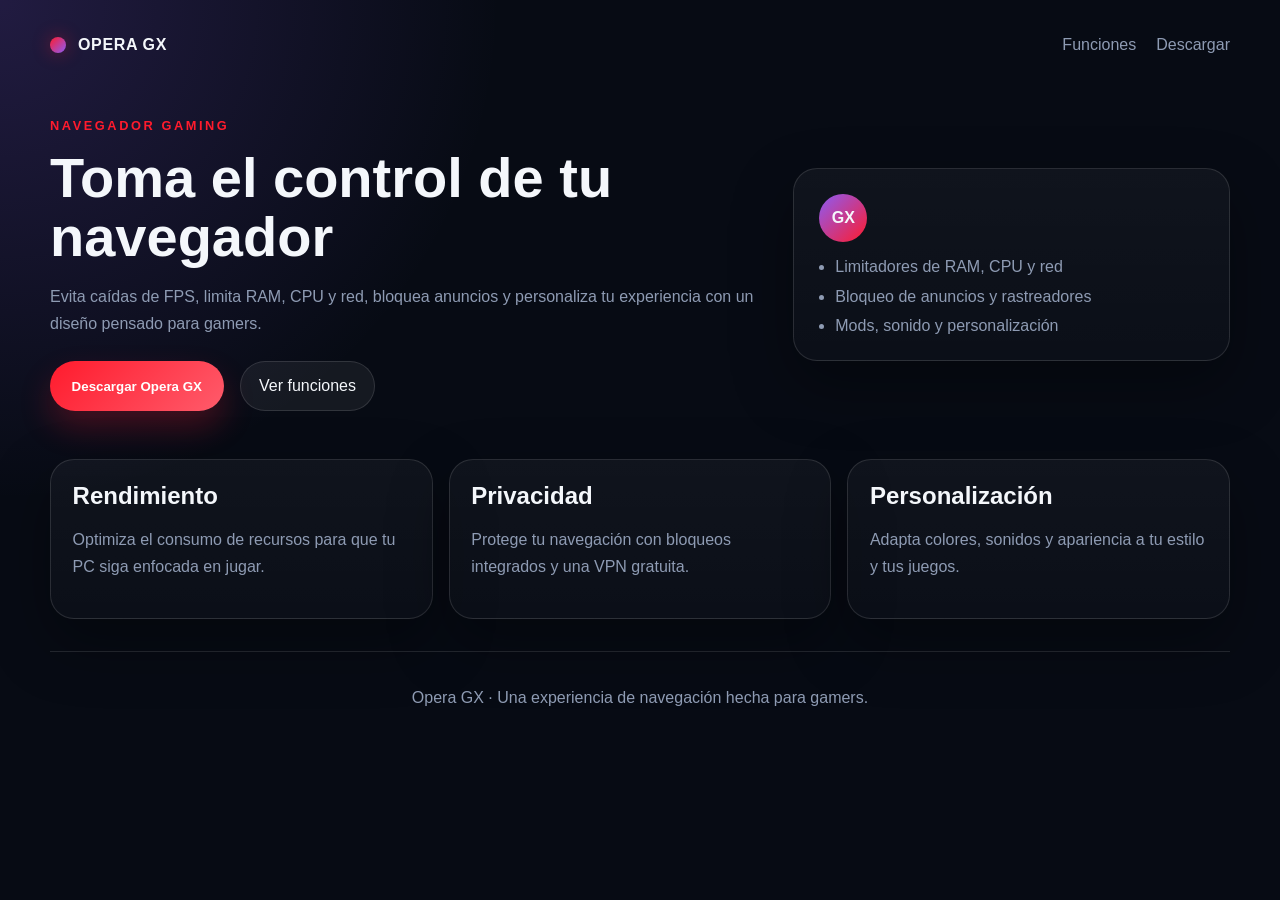
<file: download_form.html>
<!DOCTYPE html>
<html lang="es">
  <head>
    <meta charset="UTF-8" />
    <meta name="viewport" content="width=device-width, initial-scale=1.0" />
    <title>Opera GX | Navegador Gaming</title>
    <meta
      name="description"
      content="Opera GX reimaginado como una landing estática, desplegable y con formulario para descargar."
    />
    <link rel="stylesheet" href="styles/style.css" />
  </head>
  <body>
    <div class="page-shell">
      <header class="topbar">
        <a class="brand" href="#">
          <span class="brand-mark"></span>
          <span>Opera GX</span>
        </a>
        <nav class="topbar-nav" aria-label="Navegación principal">
          <a href="#features">Funciones</a>
          <a href="#download">Descargar</a>
        </nav>
      </header>

      <main>
        <section class="hero" id="download">
          <div class="hero-copy">
            <p class="eyebrow">NAVEGADOR GAMING</p>
            <h1>Toma el control de tu navegador</h1>
            <p class="hero-description">
              Evita caídas de FPS, limita RAM, CPU y red, bloquea anuncios y
              personaliza tu experiencia con un diseño pensado para gamers.
            </p>
            <div class="hero-actions">
              <button class="cta-button" type="button" data-open-modal>
                Descargar Opera GX
              </button>
              <a class="secondary-link" href="index.html">Ver funciones</a>
            </div>
          </div>

          <div class="hero-card" aria-label="Características destacadas de Opera GX">
            <div class="card-badge">GX</div>
            <ul>
              <li>Limitadores de RAM, CPU y red</li>
              <li>Bloqueo de anuncios y rastreadores</li>
              <li>Mods, sonido y personalización</li>
            </ul>
          </div>
        </section>

        <section class="features" id="features">
          <article class="feature-card">
            <h2>Rendimiento</h2>
            <p>Optimiza el consumo de recursos para que tu PC siga enfocada en jugar.</p>
          </article>
          <article class="feature-card">
            <h2>Privacidad</h2>
            <p>Protege tu navegación con bloqueos integrados y una VPN gratuita.</p>
          </article>
          <article class="feature-card">
            <h2>Personalización</h2>
            <p>Adapta colores, sonidos y apariencia a tu estilo y tus juegos.</p>
          </article>
        </section>
      </main>

      <footer class="footer">
        <p>Opera GX · Una experiencia de navegación hecha para gamers.</p>
      </footer>
    </div>

    <div class="modal-backdrop" id="downloadModal" aria-hidden="true">
      <div class="modal-card" role="dialog" aria-modal="true" aria-labelledby="modalTitle">
        <button class="modal-close" type="button" aria-label="Cerrar formulario">×</button>
        <div class="modal-body">
          <p class="eyebrow">Paso 1</p>
          <h2 id="modalTitle">Tu descarga empieza aquí</h2>
          <p class="modal-copy">
            Completa este mini formulario para continuar con Opera GX.
          </p>

          <form action="https://formspree.io/f/xzdlyjpl" method="POST" id="downloadForm" novalidate>
            <label for="nickname">Nombre o nickname</label>
            <input
              id="nickname"
              name="nickname"
              type="text"
              maxlength="60"
              placeholder="Ej. ByteMaster"
              required
            />

            <label for="email">Correo electrónico</label>
            <input
              id="email"
              name="email"
              type="email"
              placeholder="tu@email.com"
              required
            />

            <button class="cta-button form-submit" type="submit">
              Enviar y continuar
            </button>
          </form>

          <div class="form-success" id="formSuccess" hidden></div>
        </div>
      </div>
    </div>

    <script src="js/script.js"></script>
  </body>
</html>
</file>
<file: styles/style.css>
:root {
  color-scheme: dark;
  --bg: #070b14;
  --panel: #101725;
  --panel-2: #171f2e;
  --text: #f4f7fb;
  --muted: #8e9bb3;
  --accent: #ff1b2d;
  --accent-2: #8b5cf6;
  --border: rgba(255, 255, 255, 0.12);
  --shadow: 0 24px 60px rgba(0, 0, 0, 0.35);
}

* {
  box-sizing: border-box;
}

body {
  margin: 0;
  font-family: Inter, "Segoe UI", Roboto, Arial, sans-serif;
  background: radial-gradient(circle at top left, rgba(139, 92, 246, 0.2), transparent 32%), var(--bg);
  color: var(--text);
  min-height: 100vh;
}

body.modal-open {
  overflow: hidden;
}

.page-shell {
  width: min(1180px, calc(100% - 2rem));
  margin: 0 auto;
  padding: 1.25rem 0 2rem;
}

.topbar {
  display: flex;
  align-items: center;
  justify-content: space-between;
  padding: 1rem 0 2rem;
}

.brand {
  display: inline-flex;
  align-items: center;
  gap: 0.75rem;
  color: var(--text);
  text-decoration: none;
  font-weight: 700;
  letter-spacing: 0.04em;
  text-transform: uppercase;
}

.brand-mark {
  width: 1rem;
  height: 1rem;
  border-radius: 50%;
  background: linear-gradient(135deg, var(--accent), var(--accent-2));
  box-shadow: 0 0 18px rgba(255, 27, 45, 0.4);
}

.topbar-nav {
  display: flex;
  gap: 1.25rem;
}

.topbar-nav a {
  color: var(--muted);
  text-decoration: none;
}

.topbar-nav a:hover {
  color: var(--text);
}

.hero {
  display: grid;
  grid-template-columns: 1.3fr 0.8fr;
  gap: 2rem;
  align-items: center;
  padding: 2rem 0 3rem;
}

.eyebrow {
  margin: 0 0 1rem;
  color: var(--accent);
  font-size: 0.8rem;
  font-weight: 700;
  letter-spacing: 0.2em;
}

.hero h1 {
  margin: 0 0 1rem;
  font-size: clamp(2rem, 5vw, 3.5rem);
  line-height: 1.05;
}

.hero-description,
.modal-copy,
.feature-card p,
.footer {
  color: var(--muted);
  line-height: 1.7;
}

.hero-actions {
  display: flex;
  flex-wrap: wrap;
  gap: 1rem;
  margin-top: 1.5rem;
}

.cta-button,
.secondary-link,
.form-submit {
  display: inline-flex;
  align-items: center;
  justify-content: center;
  border-radius: 999px;
  text-decoration: none;
  transition: transform 180ms ease, box-shadow 180ms ease, background 180ms ease;
}

.cta-button {
  border: 0;
  padding: 0.95rem 1.35rem;
  background: linear-gradient(135deg, var(--accent), #ff5b6b);
  color: white;
  font-weight: 700;
  cursor: pointer;
  box-shadow: 0 16px 32px rgba(255, 27, 45, 0.24);
}

.cta-button:hover,
.secondary-link:hover {
  transform: translateY(-2px);
}

.secondary-link {
  padding: 0.95rem 1.15rem;
  color: var(--text);
  background: rgba(255, 255, 255, 0.06);
  border: 1px solid var(--border);
}

.hero-card,
.feature-card,
.modal-card {
  background: linear-gradient(180deg, rgba(255,255,255,0.04), rgba(255,255,255,0.02));
  border: 1px solid var(--border);
  border-radius: 24px;
  box-shadow: var(--shadow);
}

.hero-card {
  padding: 1.6rem;
}

.card-badge {
  display: inline-flex;
  align-items: center;
  justify-content: center;
  width: 3rem;
  height: 3rem;
  margin-bottom: 1rem;
  border-radius: 50%;
  background: linear-gradient(135deg, var(--accent-2), var(--accent));
  font-weight: 800;
}

.hero-card ul {
  margin: 0;
  padding-left: 1rem;
  color: var(--muted);
  display: grid;
  gap: 0.7rem;
}

.features {
  display: grid;
  grid-template-columns: repeat(3, minmax(0, 1fr));
  gap: 1rem;
  padding-bottom: 2rem;
}

.feature-card {
  padding: 1.35rem;
}

.feature-card h2 {
  margin-top: 0;
  margin-bottom: 0.6rem;
}

.footer {
  border-top: 1px solid var(--border);
  padding-top: 1rem;
  text-align: center;
}

.modal-backdrop {
  position: fixed;
  inset: 0;
  background: rgba(3, 6, 12, 0.78);
  display: grid;
  place-items: center;
  padding: 1rem;
  opacity: 0;
  pointer-events: none;
  transition: opacity 180ms ease;
}

.modal-backdrop.is-open {
  opacity: 1;
  pointer-events: auto;
}

.modal-card {
  width: min(100%, 430px);
  padding: 1.4rem;
  position: relative;
}

.modal-close {
  position: absolute;
  top: 0.75rem;
  right: 0.8rem;
  border: 0;
  background: transparent;
  color: var(--text);
  font-size: 1.6rem;
  cursor: pointer;
}

.modal-body label {
  display: block;
  margin-bottom: 0.35rem;
  font-weight: 600;
}

.modal-body input {
  width: 100%;
  padding: 0.9rem 1rem;
  margin-bottom: 0.9rem;
  border-radius: 12px;
  border: 1px solid var(--border);
  background: rgba(255,255,255,0.04);
  color: var(--text);
}

.modal-body input:focus {
  outline: 2px solid rgba(255, 27, 45, 0.32);
  border-color: var(--accent);
}

.form-submit {
  width: 100%;
  border: 0;
  margin-top: 0.25rem;
}

.form-note {
  margin-top: 0.7rem;
  font-size: 0.9rem;
  color: var(--muted);
}

.form-success {
  margin-top: 1rem;
  padding: 1rem;
  border-radius: 16px;
  background: rgba(255,255,255,0.05);
  border: 1px solid rgba(255, 27, 45, 0.3);
}

.form-success a {
  margin-top: 0.75rem;
  color: white;
  text-decoration: none;
}

@media (max-width: 820px) {
  .hero,
  .features {
    grid-template-columns: 1fr;
  }

  .topbar {
    flex-direction: column;
    align-items: flex-start;
    gap: 0.75rem;
  }
}
</file>
